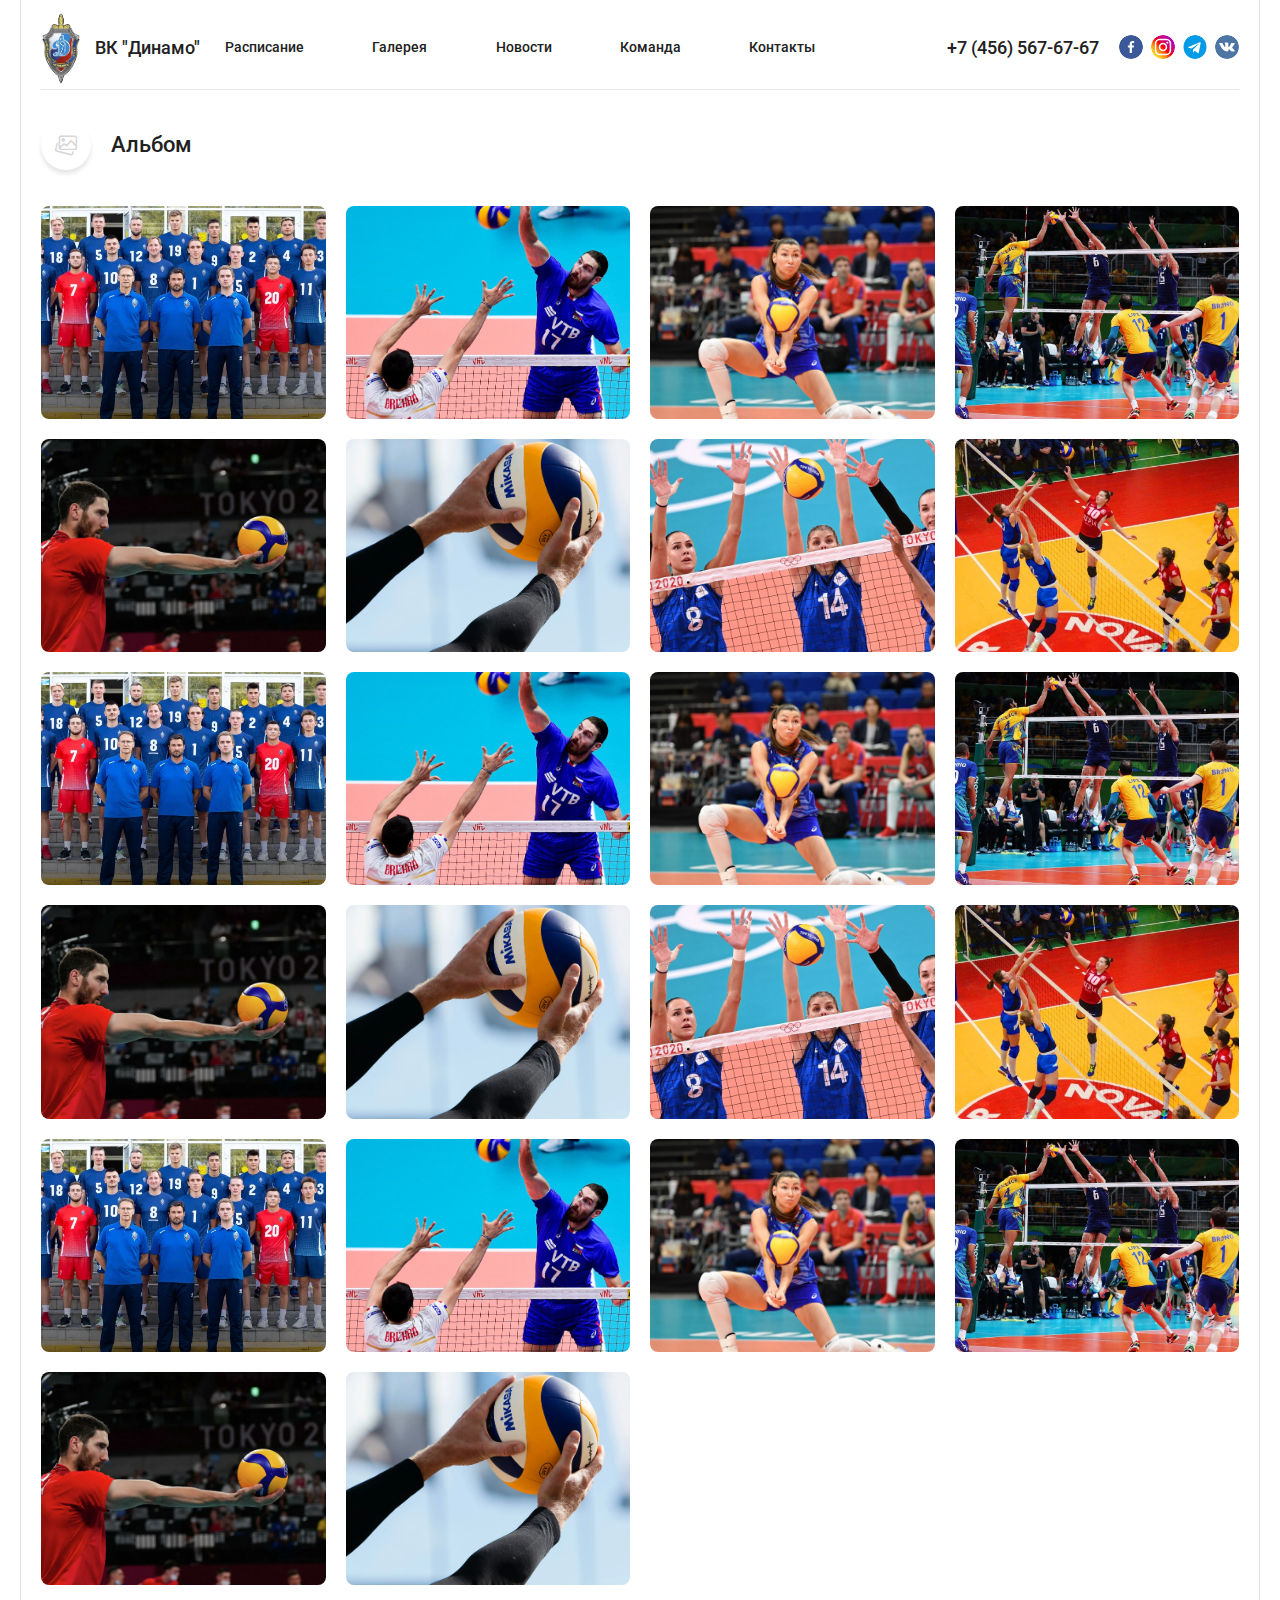
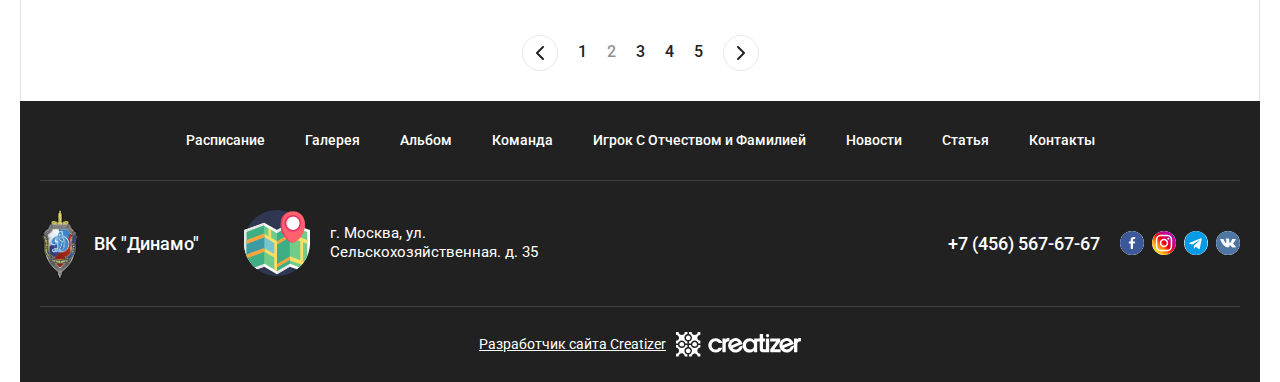
<file: album.html>
<!DOCTYPE html>
<html lang="ru">

<head>
	<meta charset="UTF-8">
	<meta http-equiv="X-UA-Compatible" content="IE=edge">
	<meta name="viewport" content="width=device-width, initial-scale=1.0">
	<meta name="description" content="">
	<meta name="keywords" content="">
	<link rel="apple-touch-icon" sizes="57x57" href="template/images/apple-icon-57x57.png">
	<link rel="apple-touch-icon" sizes="60x60" href="template/images/apple-icon-60x60.png">
	<link rel="apple-touch-icon" sizes="72x72" href="template/images/apple-icon-72x72.png">
	<link rel="apple-touch-icon" sizes="76x76" href="template/images/apple-icon-76x76.png">
	<link rel="apple-touch-icon" sizes="114x114" href="template/images/apple-icon-114x114.png">
	<link rel="apple-touch-icon" sizes="120x120" href="template/images/apple-icon-120x120.png">
	<link rel="apple-touch-icon" sizes="144x144" href="template/images/apple-icon-144x144.png">
	<link rel="apple-touch-icon" sizes="152x152" href="template/images/apple-icon-152x152.png">
	<link rel="apple-touch-icon" sizes="180x180" href="template/images/apple-icon-180x180.png">
	<link rel="icon" type="image/png" sizes="192x192" href="template/images/android-icon-192x192.png">
	<link rel="icon" type="image/png" sizes="32x32" href="template/images/favicon-32x32.png">
	<link rel="icon" type="image/png" sizes="96x96" href="template/images/favicon-96x96.png">
	<link rel="icon" type="image/png" sizes="16x16" href="template/images/favicon-16x16.png">
	<meta name="msapplication-TileColor" content="#ffffff">
	<meta name="msapplication-TileImage" content="template/images/ms-icon-144x144.png">
	<meta name="theme-color" content="#ffffff">
	<link rel="preconnect" href="https://fonts.googleapis.com">
	<link rel="preconnect" href="https://fonts.gstatic.com" crossorigin>
	<link href="https://fonts.googleapis.com/css2?family=Roboto:wght@400;500;700&display=swap" rel="stylesheet">
	<link rel="stylesheet" href="https://unpkg.com/swiper/swiper-bundle.min.css" />
	<link rel="stylesheet" href="https://cdn.jsdelivr.net/npm/@fancyapps/ui/dist/fancybox.css" />
	<link rel="stylesheet" href="template/styles/style.css">
	<title>Альбом - ВК "Динамо"</title>
</head>

<body>
	<div class="wrapper">
		<header class="header">
			<div class="header__container container">
				<div class="header__body"> <a class="header__logo logo" href="index.html">
						<div class="logo__image"> <img src="template/images/logo.png" alt=""></div>
						<div class="logo__descriptor logo__descriptor--header">ВК "Динамо"</div>
					</a>
					<div class="header__mobile-group">
						<nav class="header__menu menu">
							<ul class="menu__list">
								<li class="menu__item"><a class="menu__link" href="schedule.html">Расписание</a></li>
								<li class="menu__item"><a class="menu__link" href="gallery.html">Галерея</a></li>
								<li class="menu__item"><a class="menu__link" href="news.html">Новости</a></li>
								<li class="menu__item"><a class="menu__link" href="team.html">Команда</a></li>
								<li class="menu__item"><a class="menu__link" href="contacts.html">Контакты</a></li>
							</ul>
						</nav>
						<div class="header__contact contact">
							<div class="contact__body"><a class="contact__phone" href="tel:+74565676767">+7 (456) 567-67-67</a>
								<ul class="contact__socials socials socials--header">
									<li class="socials__item"> <a class="socials__link" href="https://www.facebook.com/"
											target="_blank"><img src="template/images/fb.svg" alt=""></a></li>
									<li class="socials__item"> <a class="socials__link" href="https://www.instagram.com/"
											target="_blank"><img src="template/images/in.svg" alt=""></a></li>
									<li class="socials__item"> <a class="socials__link" href="#" target="_blank"><img
												src="template/images/tg.svg" alt=""></a></li>
									<li class="socials__item"> <a class="socials__link" href="https://vk.com/"
											target="_blank"><img src="template/images/vk.svg" alt=""></a></li>
								</ul>
							</div>
						</div>
					</div><a class="header__phone" href="tel:+74565676767">
						<div class="header__phone-image"><img src="template/images/phone.svg" alt=""></div><span>+7 (456)
							567-67-67</span>
					</a>
					<div class="header__burger"></div>
				</div>
			</div>
		</header>
		<main class="main">
			<div class="pic">
				<div class="pic__container container">
					<div class="pic__body">
						<div class="pic__title title">
							<div class="title__icon _icon-photos"></div>
							<div class="title__text">Альбом</div>
						</div>
						<ul class="pic__list">
							<li class="pic__item"> <a class="pic__link" href="template/images/img01.webp"
									data-fancybox="gallery1"><img src="template/images/img01.webp" alt=""></a></li>
							<li class="pic__item"> <a class="pic__link" href="template/images/img02.webp"
									data-fancybox="gallery1"><img src="template/images/img02.webp" alt=""></a></li>
							<li class="pic__item"> <a class="pic__link" href="template/images/img03.webp"
									data-fancybox="gallery1"><img src="template/images/img03.webp" alt=""></a></li>
							<li class="pic__item"> <a class="pic__link" href="template/images/img04.webp"
									data-fancybox="gallery1"><img src="template/images/img04.webp" alt=""></a></li>
							<li class="pic__item"> <a class="pic__link" href="template/images/img05.webp"
									data-fancybox="gallery1"><img src="template/images/img05.webp" alt=""></a></li>
							<li class="pic__item"> <a class="pic__link" href="template/images/img06.webp"
									data-fancybox="gallery1"><img src="template/images/img06.webp" alt=""></a></li>
							<li class="pic__item"> <a class="pic__link" href="template/images/img07.webp"
									data-fancybox="gallery1"><img src="template/images/img07.webp" alt=""></a></li>
							<li class="pic__item"> <a class="pic__link" href="template/images/img08.webp"
									data-fancybox="gallery1"><img src="template/images/img08.webp" alt=""></a></li>
							<li class="pic__item"> <a class="pic__link" href="template/images/img01.webp"
									data-fancybox="gallery1"><img src="template/images/img01.webp" alt=""></a></li>
							<li class="pic__item"> <a class="pic__link" href="template/images/img02.webp"
									data-fancybox="gallery1"><img src="template/images/img02.webp" alt=""></a></li>
							<li class="pic__item"> <a class="pic__link" href="template/images/img03.webp"
									data-fancybox="gallery1"><img src="template/images/img03.webp" alt=""></a></li>
							<li class="pic__item"> <a class="pic__link" href="template/images/img04.webp"
									data-fancybox="gallery1"><img src="template/images/img04.webp" alt=""></a></li>
							<li class="pic__item"> <a class="pic__link" href="template/images/img05.webp"
									data-fancybox="gallery1"><img src="template/images/img05.webp" alt=""></a></li>
							<li class="pic__item"> <a class="pic__link" href="template/images/img06.webp"
									data-fancybox="gallery1"><img src="template/images/img06.webp" alt=""></a></li>
							<li class="pic__item"> <a class="pic__link" href="template/images/img07.webp"
									data-fancybox="gallery1"><img src="template/images/img07.webp" alt=""></a></li>
							<li class="pic__item"> <a class="pic__link" href="template/images/img08.webp"
									data-fancybox="gallery1"><img src="template/images/img08.webp" alt=""></a></li>
							<li class="pic__item"> <a class="pic__link" href="template/images/img01.webp"
									data-fancybox="gallery1"><img src="template/images/img01.webp" alt=""></a></li>
							<li class="pic__item"> <a class="pic__link" href="template/images/img02.webp"
									data-fancybox="gallery1"><img src="template/images/img02.webp" alt=""></a></li>
							<li class="pic__item"> <a class="pic__link" href="template/images/img03.webp"
									data-fancybox="gallery1"><img src="template/images/img03.webp" alt=""></a></li>
							<li class="pic__item"> <a class="pic__link" href="template/images/img04.webp"
									data-fancybox="gallery1"><img src="template/images/img04.webp" alt=""></a></li>
							<li class="pic__item"> <a class="pic__link" href="template/images/img05.webp"
									data-fancybox="gallery1"><img src="template/images/img05.webp" alt=""></a></li>
							<li class="pic__item"> <a class="pic__link" href="template/images/img06.webp"
									data-fancybox="gallery1"><img src="template/images/img06.webp" alt=""></a></li>
						</ul>
						<div class="pic__pagination pagination">
							<div class="pagination__body"><a class="pagination__arrow pagination__arrow--back" href="#"></a>
								<div class="pagination__list"><a class="pagination__page" href="#">1</a><a
										class="pagination__page pagination__page--active" href="#">2</a><a
										class="pagination__page" href="#">3</a><a class="pagination__page" href="#">4</a><a
										class="pagination__page" href="#">5</a></div><a
									class="pagination__arrow pagination__arrow--next" href="#"></a>
							</div>
						</div>
					</div>
				</div>
			</div>
		</main>
		<footer class="footer">
			<div class="footer__container container">
				<div class="footer__body">
					<div class="footer__top">
						<ul class="footer__list">
							<li class="footer__item"><a class="footer__link" href="schedule.html">Расписание</a></li>
							<li class="footer__item"><a class="footer__link" href="gallery.html">Галерея</a></li>
							<li class="footer__item"><a class="footer__link" href="album.html">Альбом</a></li>
							<li class="footer__item"><a class="footer__link" href="team.html">Команда</a></li>
							<li class="footer__item"><a class="footer__link" href="player.html">Игрок С Отчеством и
									Фамилией</a></li>
							<li class="footer__item"><a class="footer__link" href="news.html">Новости</a></li>
							<li class="footer__item"><a class="footer__link" href="article.html">Статья</a></li>
							<li class="footer__item"><a class="footer__link" href="contacts.html">Контакты</a></li>
						</ul>
					</div>
					<div class="footer__bottom"> <a class="footer__logo logo" href="index.html">
							<div class="logo__image"> <img src="template/images/logo.png" alt=""></div>
							<div class="logo__descriptor logo__descriptor--footer">ВК "Динамо"</div>
						</a>
						<div class="footer__address"><a class="footer__map" href="contacts.html"><img
									src="template/images/map.svg" alt=""></a><a class="footer__address-link"
								href="contacts.html">г. Москва, ул. Сельскохозяйственная. д. 35</a></div>
						<div class="footer__contact contact">
							<div class="contact__body"><a class="contact__phone" href="tel:+74565676767">+7 (456) 567-67-67</a>
								<ul class="contact__socials socials">
									<li class="socials__item"> <a class="socials__link" href="https://www.facebook.com/"
											target="_blank" title="Facebook"><img src="template/images/fb.svg" alt=""></a></li>
									<li class="socials__item"> <a class="socials__link" href="https://www.instagram.com/"
											target="_blank" title="Instagram"><img src="template/images/in.svg" alt=""></a></li>
									<li class="socials__item"> <a class="socials__link" href="#" target="_blank"
											title="Telegram"><img src="template/images/tg.svg" alt=""></a></li>
									<li class="socials__item"> <a class="socials__link" href="https://vk.com/" target="_blank"
											title="Vk"><img src="template/images/vk.svg" alt=""></a></li>
								</ul>
							</div>
						</div>
					</div>
					<div class="footer__dev dev"><a class="dev__link" href="https://creatizer.pro/ru/" target="_blank">
							<div class="dev__text">Разработчик сайта Creatizer </div>
							<div class="dev__image"><img src="template/images/creatizer.svg" alt=""></div>
						</a></div>
				</div>
			</div>
		</footer>
	</div>
	<script src="https://cdn.jsdelivr.net/npm/@fancyapps/ui/dist/fancybox.umd.js"></script>
	<script src="https://unpkg.com/swiper/swiper-bundle.min.js"></script>
	<script src="template/scripts/index.js"> </script>
</body>

</html>
</file>
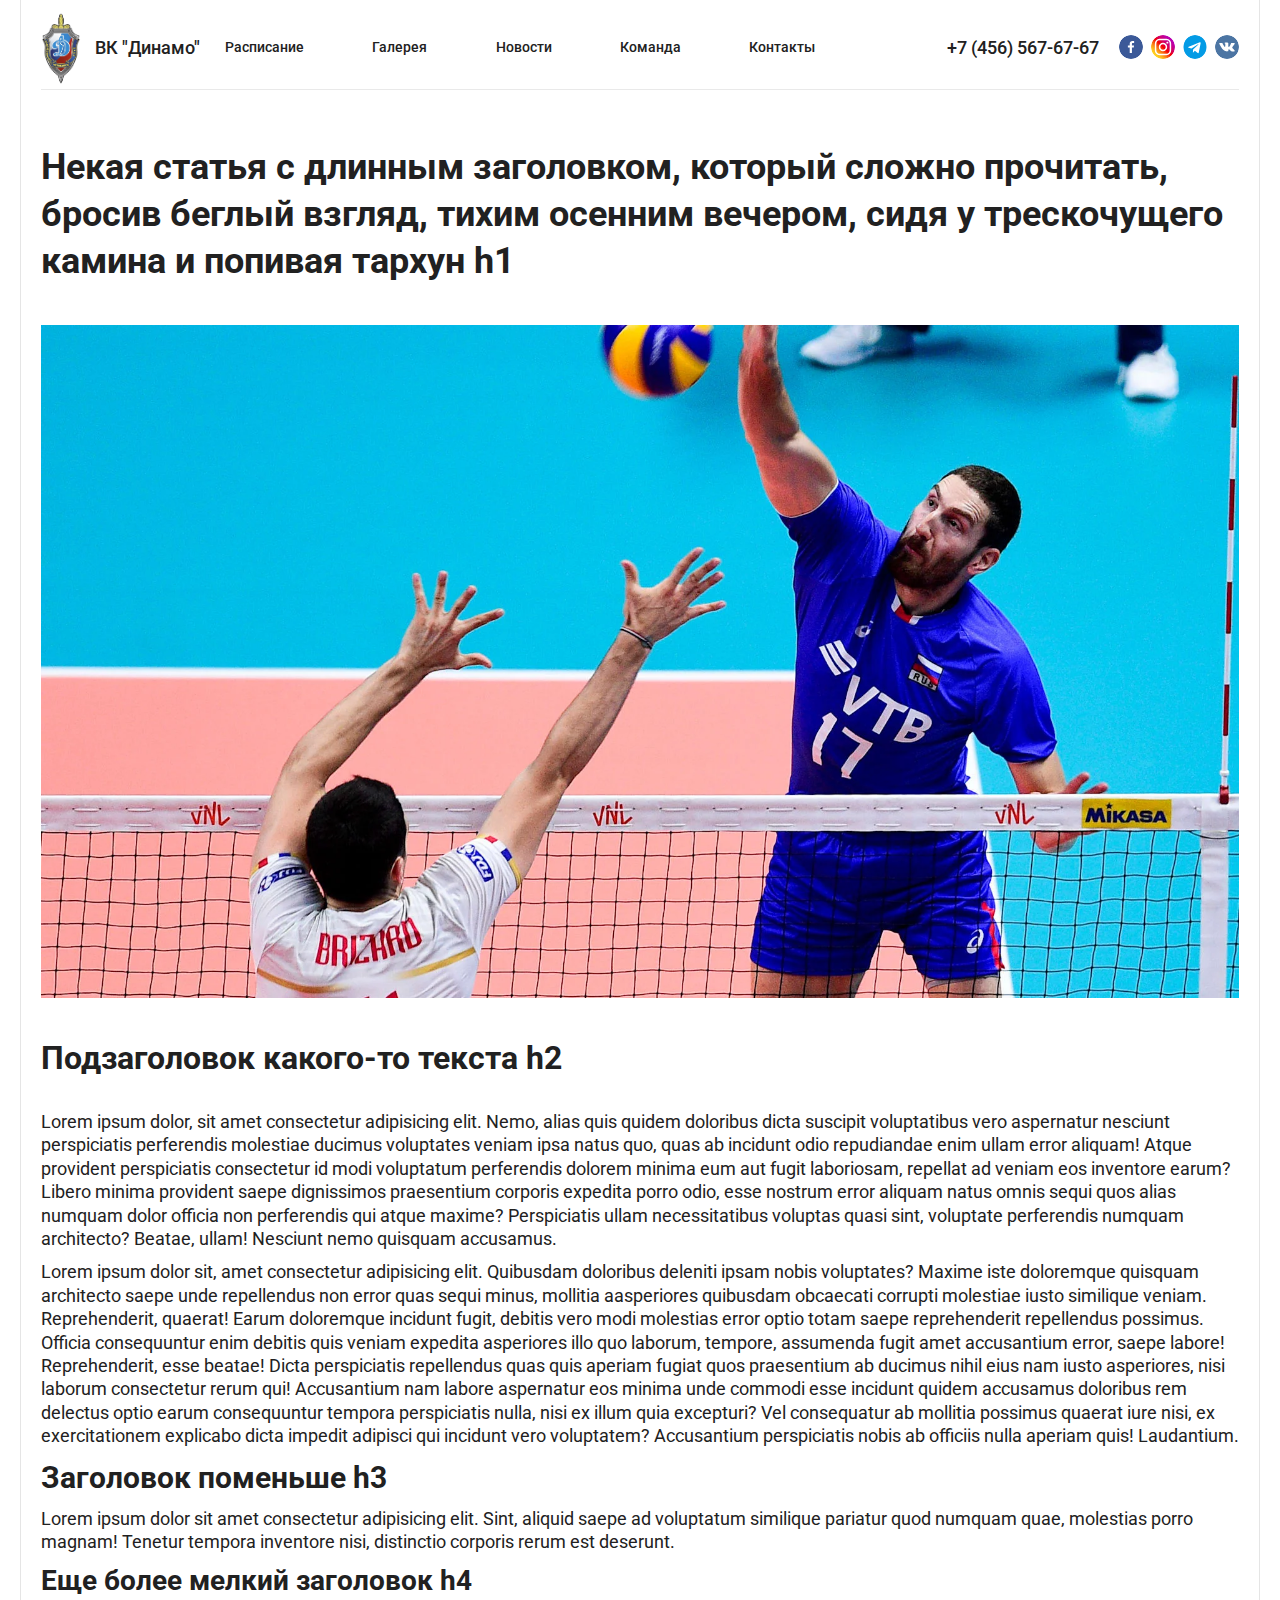
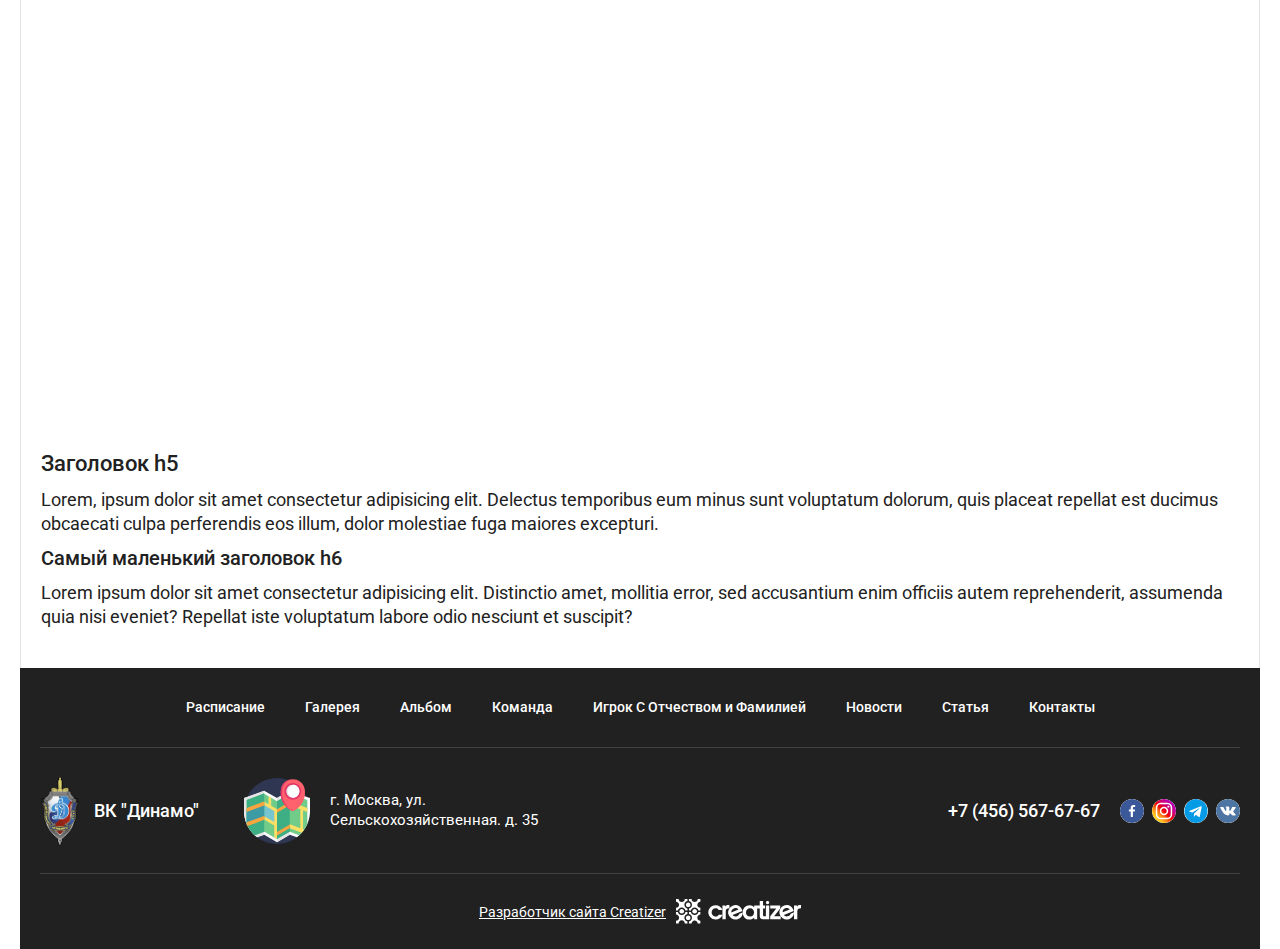
<file: article.html>
<!DOCTYPE html>
<html lang="ru">

<head>
	<meta charset="UTF-8">
	<meta http-equiv="X-UA-Compatible" content="IE=edge">
	<meta name="viewport" content="width=device-width, initial-scale=1.0">
	<meta name="description" content="">
	<meta name="keywords" content="">
	<link rel="apple-touch-icon" sizes="57x57" href="template/images/apple-icon-57x57.png">
	<link rel="apple-touch-icon" sizes="60x60" href="template/images/apple-icon-60x60.png">
	<link rel="apple-touch-icon" sizes="72x72" href="template/images/apple-icon-72x72.png">
	<link rel="apple-touch-icon" sizes="76x76" href="template/images/apple-icon-76x76.png">
	<link rel="apple-touch-icon" sizes="114x114" href="template/images/apple-icon-114x114.png">
	<link rel="apple-touch-icon" sizes="120x120" href="template/images/apple-icon-120x120.png">
	<link rel="apple-touch-icon" sizes="144x144" href="template/images/apple-icon-144x144.png">
	<link rel="apple-touch-icon" sizes="152x152" href="template/images/apple-icon-152x152.png">
	<link rel="apple-touch-icon" sizes="180x180" href="template/images/apple-icon-180x180.png">
	<link rel="icon" type="image/png" sizes="192x192" href="template/images/android-icon-192x192.png">
	<link rel="icon" type="image/png" sizes="32x32" href="template/images/favicon-32x32.png">
	<link rel="icon" type="image/png" sizes="96x96" href="template/images/favicon-96x96.png">
	<link rel="icon" type="image/png" sizes="16x16" href="template/images/favicon-16x16.png">
	<meta name="msapplication-TileColor" content="#ffffff">
	<meta name="msapplication-TileImage" content="template/images/ms-icon-144x144.png">
	<meta name="theme-color" content="#ffffff">
	<link rel="preconnect" href="https://fonts.googleapis.com">
	<link rel="preconnect" href="https://fonts.gstatic.com" crossorigin>
	<link href="https://fonts.googleapis.com/css2?family=Roboto:wght@400;500;700&display=swap" rel="stylesheet">
	<link rel="stylesheet" href="https://unpkg.com/swiper/swiper-bundle.min.css" />
	<link rel="stylesheet" href="https://cdn.jsdelivr.net/npm/@fancyapps/ui/dist/fancybox.css" />
	<link rel="stylesheet" href="template/styles/style.css">
	<title>Статья - ВК "Динамо"</title>
</head>

<body>
	<div class="wrapper">
		<header class="header">
			<div class="header__container container">
				<div class="header__body"> <a class="header__logo logo" href="index.html">
						<div class="logo__image"> <img src="template/images/logo.png" alt=""></div>
						<div class="logo__descriptor logo__descriptor--header">ВК "Динамо"</div>
					</a>
					<div class="header__mobile-group">
						<nav class="header__menu menu">
							<ul class="menu__list">
								<li class="menu__item"><a class="menu__link" href="schedule.html">Расписание</a></li>
								<li class="menu__item"><a class="menu__link" href="gallery.html">Галерея</a></li>
								<li class="menu__item"><a class="menu__link" href="news.html">Новости</a></li>
								<li class="menu__item"><a class="menu__link" href="team.html">Команда</a></li>
								<li class="menu__item"><a class="menu__link" href="contacts.html">Контакты</a></li>
							</ul>
						</nav>
						<div class="header__contact contact">
							<div class="contact__body"><a class="contact__phone" href="tel:+74565676767">+7 (456) 567-67-67</a>
								<ul class="contact__socials socials socials--header">
									<li class="socials__item"> <a class="socials__link" href="https://www.facebook.com/"
											target="_blank"><img src="template/images/fb.svg" alt=""></a></li>
									<li class="socials__item"> <a class="socials__link" href="https://www.instagram.com/"
											target="_blank"><img src="template/images/in.svg" alt=""></a></li>
									<li class="socials__item"> <a class="socials__link" href="#" target="_blank"><img
												src="template/images/tg.svg" alt=""></a></li>
									<li class="socials__item"> <a class="socials__link" href="https://vk.com/"
											target="_blank"><img src="template/images/vk.svg" alt=""></a></li>
								</ul>
							</div>
						</div>
					</div><a class="header__phone" href="tel:+74565676767">
						<div class="header__phone-image"><img src="template/images/phone.svg" alt=""></div><span>+7 (456)
							567-67-67</span>
					</a>
					<div class="header__burger"></div>
				</div>
			</div>
		</header>
		<main class="main">
			<div class="article">
				<div class="article__container container">
					<div class="article__body">
						<h1>Некая статья с длинным заголовком, который сложно прочитать, бросив беглый взгляд, тихим осенним
							вечером, сидя у трескочущего камина и попивая тархун h1</h1><img src="template/images/img02.webp"
							alt="">
						<h2>Подзаголовок какого-то текста h2</h2>
						<p>Lorem ipsum dolor, sit amet consectetur adipisicing elit. Nemo, alias quis quidem doloribus dicta
							suscipit voluptatibus vero aspernatur nesciunt perspiciatis perferendis molestiae ducimus
							voluptates veniam ipsa natus quo, quas ab incidunt odio repudiandae enim ullam error aliquam! Atque
							provident perspiciatis consectetur id modi voluptatum perferendis dolorem minima eum aut fugit
							laboriosam, repellat ad veniam eos inventore earum? Libero minima provident saepe dignissimos
							praesentium corporis expedita porro odio, esse nostrum error aliquam natus omnis sequi quos alias
							numquam dolor officia non perferendis qui atque maxime? Perspiciatis ullam necessitatibus voluptas
							quasi sint, voluptate perferendis numquam architecto? Beatae, ullam! Nesciunt nemo quisquam
							accusamus.</p>
						<p>Lorem ipsum dolor sit, amet consectetur adipisicing elit. Quibusdam doloribus deleniti ipsam nobis
							voluptates? Maxime iste doloremque quisquam architecto saepe unde repellendus non error quas sequi
							minus, mollitia aasperiores quibusdam obcaecati corrupti molestiae iusto similique veniam.
							Reprehenderit, quaerat! Earum doloremque incidunt fugit, debitis vero modi molestias error optio
							totam saepe reprehenderit repellendus possimus. Officia consequuntur enim debitis quis veniam
							expedita asperiores illo quo laborum, tempore, assumenda fugit amet accusantium error, saepe
							labore! Reprehenderit, esse beatae! Dicta perspiciatis repellendus quas quis aperiam fugiat quos
							praesentium ab ducimus nihil eius nam iusto asperiores, nisi laborum consectetur rerum qui!
							Accusantium nam labore aspernatur eos minima unde commodi esse incidunt quidem accusamus doloribus
							rem delectus optio earum consequuntur tempora perspiciatis nulla, nisi ex illum quia excepturi? Vel
							consequatur ab mollitia possimus quaerat iure nisi, ex exercitationem explicabo dicta impedit
							adipisci qui incidunt vero voluptatem? Accusantium perspiciatis nobis ab officiis nulla aperiam
							quis! Laudantium.</p>
						<h3>Заголовок поменьше h3</h3>
						<p>Lorem ipsum dolor sit amet consectetur adipisicing elit. Sint, aliquid saepe ad voluptatum
							similique pariatur quod numquam quae, molestias porro magnam! Tenetur tempora inventore nisi,
							distinctio corporis rerum est deserunt.</p>
						<h4>Еще более мелкий заголовок h4</h4><iframe
							src="https://www.google.com/maps/embed?pb=!1m18!1m12!1m3!1d2648.2252921891613!2d35.00670311584176!3d48.413818939859155!2m3!1f0!2f0!3f0!3m2!1i1024!2i768!4f13.1!3m3!1m2!1s0x40dbe4adbecada25%3A0x7492636b441d1203!2z0YPQuy4g0J_QvtCx0LXQtNGLLCAyMDAtMjEwLCDQlNC90LjQv9GA0L4sINCU0L3QtdC_0YDQvtC_0LXRgtGA0L7QstGB0LrQsNGPINC-0LHQu9Cw0YHRgtGMLCDQo9C60YDQsNC40L3QsCwgNDkwMDA!5e0!3m2!1sru!2sru!4v1629735667788!5m2!1sru!2sru"
							style="border:0;" allowfullscreen="" loading="lazy"></iframe>
						<h5>Заголовок h5</h5>
						<p>Lorem, ipsum dolor sit amet consectetur adipisicing elit. Delectus temporibus eum minus sunt
							voluptatum dolorum, quis placeat repellat est ducimus obcaecati culpa perferendis eos illum, dolor
							molestiae fuga maiores excepturi.</p>
						<h6>Самый маленький заголовок h6</h6>
						<p>Lorem ipsum dolor sit amet consectetur adipisicing elit. Distinctio amet, mollitia error, sed
							accusantium enim officiis autem reprehenderit, assumenda quia nisi eveniet? Repellat iste
							voluptatum labore odio nesciunt et suscipit?</p>
					</div>
				</div>
			</div>
		</main>
		<footer class="footer">
			<div class="footer__container container">
				<div class="footer__body">
					<div class="footer__top">
						<ul class="footer__list">
							<li class="footer__item"><a class="footer__link" href="schedule.html">Расписание</a></li>
							<li class="footer__item"><a class="footer__link" href="gallery.html">Галерея</a></li>
							<li class="footer__item"><a class="footer__link" href="album.html">Альбом</a></li>
							<li class="footer__item"><a class="footer__link" href="team.html">Команда</a></li>
							<li class="footer__item"><a class="footer__link" href="player.html">Игрок С Отчеством и
									Фамилией</a></li>
							<li class="footer__item"><a class="footer__link" href="news.html">Новости</a></li>
							<li class="footer__item"><a class="footer__link" href="article.html">Статья</a></li>
							<li class="footer__item"><a class="footer__link" href="contacts.html">Контакты</a></li>
						</ul>
					</div>
					<div class="footer__bottom"> <a class="footer__logo logo" href="index.html">
							<div class="logo__image"> <img src="template/images/logo.png" alt=""></div>
							<div class="logo__descriptor logo__descriptor--footer">ВК "Динамо"</div>
						</a>
						<div class="footer__address"><a class="footer__map" href="contacts.html"><img
									src="template/images/map.svg" alt=""></a><a class="footer__address-link"
								href="contacts.html">г. Москва, ул. Сельскохозяйственная. д. 35</a></div>
						<div class="footer__contact contact">
							<div class="contact__body"><a class="contact__phone" href="tel:+74565676767">+7 (456) 567-67-67</a>
								<ul class="contact__socials socials">
									<li class="socials__item"> <a class="socials__link" href="https://www.facebook.com/"
											target="_blank" title="Facebook"><img src="template/images/fb.svg" alt=""></a></li>
									<li class="socials__item"> <a class="socials__link" href="https://www.instagram.com/"
											target="_blank" title="Instagram"><img src="template/images/in.svg" alt=""></a></li>
									<li class="socials__item"> <a class="socials__link" href="#" target="_blank"
											title="Telegram"><img src="template/images/tg.svg" alt=""></a></li>
									<li class="socials__item"> <a class="socials__link" href="https://vk.com/" target="_blank"
											title="Vk"><img src="template/images/vk.svg" alt=""></a></li>
								</ul>
							</div>
						</div>
					</div>
					<div class="footer__dev dev"><a class="dev__link" href="https://creatizer.pro/ru/" target="_blank">
							<div class="dev__text">Разработчик сайта Creatizer </div>
							<div class="dev__image"><img src="template/images/creatizer.svg" alt=""></div>
						</a></div>
				</div>
			</div>
		</footer>
	</div>
	<script src="https://cdn.jsdelivr.net/npm/@fancyapps/ui/dist/fancybox.umd.js"></script>
	<script src="https://unpkg.com/swiper/swiper-bundle.min.js"></script>
	<script src="template/scripts/index.js"> </script>
</body>

</html>
</file>
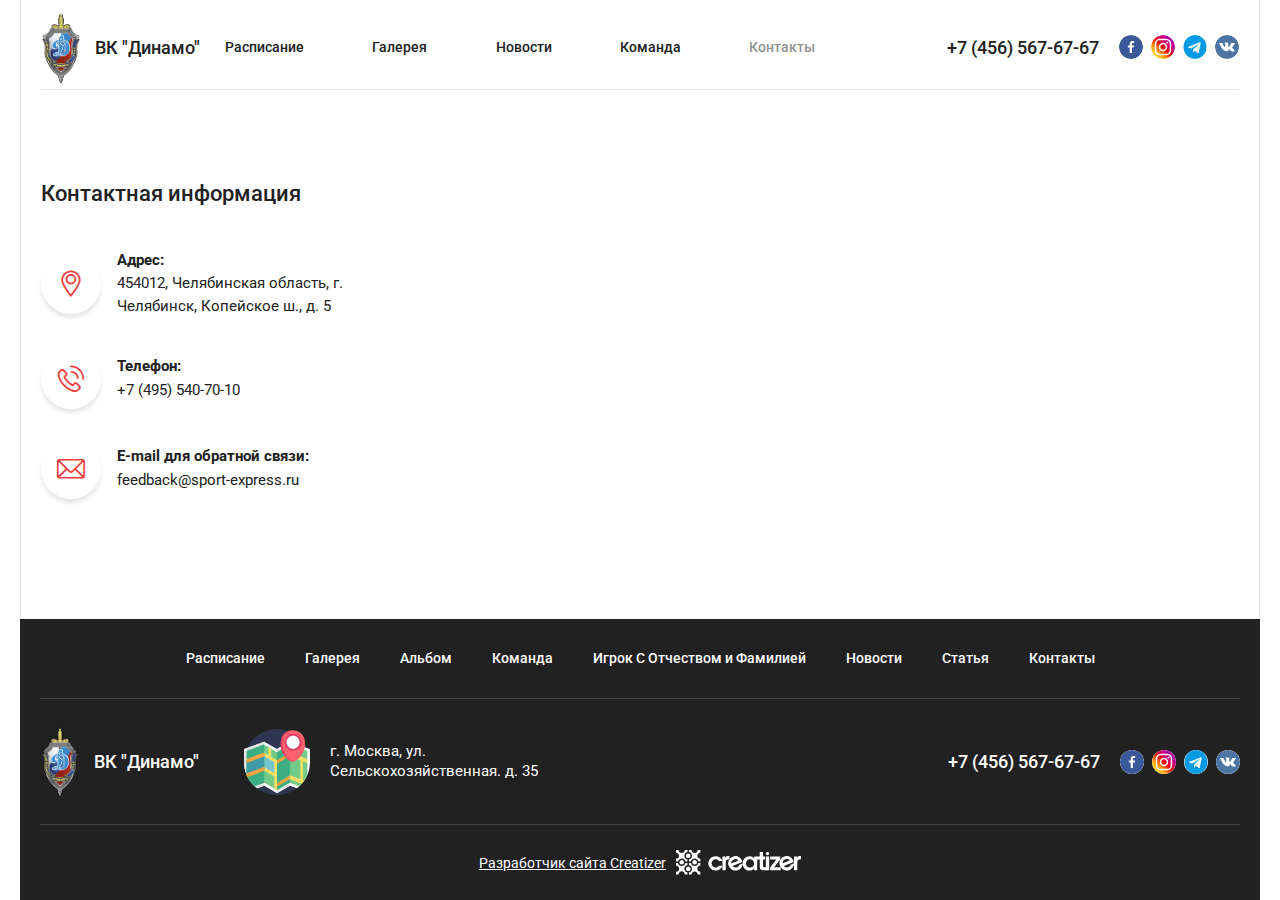
<file: contacts.html>
<!DOCTYPE html>
<html lang="ru">

<head>
	<meta charset="UTF-8">
	<meta http-equiv="X-UA-Compatible" content="IE=edge">
	<meta name="viewport" content="width=device-width, initial-scale=1.0">
	<meta name="description" content="">
	<meta name="keywords" content="">
	<link rel="apple-touch-icon" sizes="57x57" href="template/images/apple-icon-57x57.png">
	<link rel="apple-touch-icon" sizes="60x60" href="template/images/apple-icon-60x60.png">
	<link rel="apple-touch-icon" sizes="72x72" href="template/images/apple-icon-72x72.png">
	<link rel="apple-touch-icon" sizes="76x76" href="template/images/apple-icon-76x76.png">
	<link rel="apple-touch-icon" sizes="114x114" href="template/images/apple-icon-114x114.png">
	<link rel="apple-touch-icon" sizes="120x120" href="template/images/apple-icon-120x120.png">
	<link rel="apple-touch-icon" sizes="144x144" href="template/images/apple-icon-144x144.png">
	<link rel="apple-touch-icon" sizes="152x152" href="template/images/apple-icon-152x152.png">
	<link rel="apple-touch-icon" sizes="180x180" href="template/images/apple-icon-180x180.png">
	<link rel="icon" type="image/png" sizes="192x192" href="template/images/android-icon-192x192.png">
	<link rel="icon" type="image/png" sizes="32x32" href="template/images/favicon-32x32.png">
	<link rel="icon" type="image/png" sizes="96x96" href="template/images/favicon-96x96.png">
	<link rel="icon" type="image/png" sizes="16x16" href="template/images/favicon-16x16.png">
	<meta name="msapplication-TileColor" content="#ffffff">
	<meta name="msapplication-TileImage" content="template/images/ms-icon-144x144.png">
	<meta name="theme-color" content="#ffffff">
	<link rel="preconnect" href="https://fonts.googleapis.com">
	<link rel="preconnect" href="https://fonts.gstatic.com" crossorigin>
	<link href="https://fonts.googleapis.com/css2?family=Roboto:wght@400;500;700&display=swap" rel="stylesheet">
	<link rel="stylesheet" href="https://unpkg.com/swiper/swiper-bundle.min.css" />
	<link rel="stylesheet" href="https://cdn.jsdelivr.net/npm/@fancyapps/ui/dist/fancybox.css" />
	<link rel="stylesheet" href="template/styles/style.css">
	<title>Контакты - ВК "Динамо"</title>
</head>

<body>
	<div class="wrapper">
		<header class="header">
			<div class="header__container container">
				<div class="header__body"> <a class="header__logo logo" href="index.html">
						<div class="logo__image"> <img src="template/images/logo.png" alt=""></div>
						<div class="logo__descriptor logo__descriptor--header">ВК "Динамо"</div>
					</a>
					<div class="header__mobile-group">
						<nav class="header__menu menu">
							<ul class="menu__list">
								<li class="menu__item"><a class="menu__link" href="schedule.html">Расписание</a></li>
								<li class="menu__item"><a class="menu__link" href="gallery.html">Галерея</a></li>
								<li class="menu__item"><a class="menu__link" href="news.html">Новости</a></li>
								<li class="menu__item"><a class="menu__link" href="team.html">Команда</a></li>
								<li class="menu__item"><a class="menu__link menu__link--active"
										href="contacts.html">Контакты</a></li>
							</ul>
						</nav>
						<div class="header__contact contact">
							<div class="contact__body"><a class="contact__phone" href="tel:+74565676767">+7 (456) 567-67-67</a>
								<ul class="contact__socials socials socials--header">
									<li class="socials__item"> <a class="socials__link" href="https://www.facebook.com/"
											target="_blank"><img src="template/images/fb.svg" alt=""></a></li>
									<li class="socials__item"> <a class="socials__link" href="https://www.instagram.com/"
											target="_blank"><img src="template/images/in.svg" alt=""></a></li>
									<li class="socials__item"> <a class="socials__link" href="#" target="_blank"><img
												src="template/images/tg.svg" alt=""></a></li>
									<li class="socials__item"> <a class="socials__link" href="https://vk.com/"
											target="_blank"><img src="template/images/vk.svg" alt=""></a></li>
								</ul>
							</div>
						</div>
					</div><a class="header__phone" href="tel:+74565676767">
						<div class="header__phone-image"><img src="template/images/phone.svg" alt=""></div><span>+7 (456)
							567-67-67</span>
					</a>
					<div class="header__burger"></div>
				</div>
			</div>
		</header>
		<main class="main">
			<div class="contacts">
				<div class="contacts__container container">
					<div class="contacts__body">
						<div class="contacts__info">
							<div class="contacts__subtitle subtitle">Контактная информация</div>
							<div class="contacts__block block">
								<div class="block__icon _icon-pin"> </div>
								<div class="block__info">
									<div class="block__caption">Адрес:</div>
									<div class="block__text">454012, Челябинская область, г. Челябинск, Копейское ш., д. 5</div>
								</div>
							</div>
							<div class="contacts__block block">
								<div class="block__icon _icon-phone"> </div>
								<div class="block__info">
									<div class="block__caption">Телефон:</div>
									<div class="block__text"><a href="tel:+74955407010">+7 (495) 540-70-10</a></div>
								</div>
							</div>
							<div class="contacts__block block">
								<div class="block__icon _icon-email"> </div>
								<div class="block__info">
									<div class="block__caption">E-mail для обратной связи:</div>
									<div class="block__text"> <a
											href="mailto:feedback@sport-express.ru">feedback@sport-express.ru</a></div>
								</div>
							</div>
						</div>
						<div class="contacts__map"><iframe
								src="https://www.google.com/maps/embed?pb=!1m18!1m12!1m3!1d2281.53619336921!2d61.504912316027884!3d55.12139204797797!2m3!1f0!2f0!3f0!3m2!1i1024!2i768!4f13.1!3m3!1m2!1s0x43c5f31d6aa3e7cf%3A0xd672d6f0582d109a!2z0JrQvtC_0LXQudGB0LrQvtC1INGILiwgNSwg0KfQtdC70Y_QsdC40L3RgdC6LCDQp9C10LvRj9Cx0LjQvdGB0LrQsNGPINC-0LHQuy4sIDQ1NDAxMg!5e0!3m2!1sru!2sru!4v1630243065959!5m2!1sru!2sru"
								style="border:0;" allowfullscreen="" loading="lazy"></iframe></div>
					</div>
				</div>
			</div>
		</main>
		<footer class="footer">
			<div class="footer__container container">
				<div class="footer__body">
					<div class="footer__top">
						<ul class="footer__list">
							<li class="footer__item"><a class="footer__link" href="schedule.html">Расписание</a></li>
							<li class="footer__item"><a class="footer__link" href="gallery.html">Галерея</a></li>
							<li class="footer__item"><a class="footer__link" href="album.html">Альбом</a></li>
							<li class="footer__item"><a class="footer__link" href="team.html">Команда</a></li>
							<li class="footer__item"><a class="footer__link" href="player.html">Игрок С Отчеством и
									Фамилией</a></li>
							<li class="footer__item"><a class="footer__link" href="news.html">Новости</a></li>
							<li class="footer__item"><a class="footer__link" href="article.html">Статья</a></li>
							<li class="footer__item"><a class="footer__link" href="contacts.html">Контакты</a></li>
						</ul>
					</div>
					<div class="footer__bottom"> <a class="footer__logo logo" href="index.html">
							<div class="logo__image"> <img src="template/images/logo.png" alt=""></div>
							<div class="logo__descriptor logo__descriptor--footer">ВК "Динамо"</div>
						</a>
						<div class="footer__address"><a class="footer__map" href="contacts.html"><img
									src="template/images/map.svg" alt=""></a><a class="footer__address-link"
								href="contacts.html">г. Москва, ул. Сельскохозяйственная. д. 35</a></div>
						<div class="footer__contact contact">
							<div class="contact__body"><a class="contact__phone" href="tel:+74565676767">+7 (456) 567-67-67</a>
								<ul class="contact__socials socials">
									<li class="socials__item"> <a class="socials__link" href="https://www.facebook.com/"
											target="_blank" title="Facebook"><img src="template/images/fb.svg" alt=""></a></li>
									<li class="socials__item"> <a class="socials__link" href="https://www.instagram.com/"
											target="_blank" title="Instagram"><img src="template/images/in.svg" alt=""></a></li>
									<li class="socials__item"> <a class="socials__link" href="#" target="_blank"
											title="Telegram"><img src="template/images/tg.svg" alt=""></a></li>
									<li class="socials__item"> <a class="socials__link" href="https://vk.com/" target="_blank"
											title="Vk"><img src="template/images/vk.svg" alt=""></a></li>
								</ul>
							</div>
						</div>
					</div>
					<div class="footer__dev dev"><a class="dev__link" href="https://creatizer.pro/ru/" target="_blank">
							<div class="dev__text">Разработчик сайта Creatizer </div>
							<div class="dev__image"><img src="template/images/creatizer.svg" alt=""></div>
						</a></div>
				</div>
			</div>
		</footer>
	</div>
	<script src="https://cdn.jsdelivr.net/npm/@fancyapps/ui/dist/fancybox.umd.js"></script>
	<script src="https://unpkg.com/swiper/swiper-bundle.min.js"></script>
	<script src="template/scripts/index.js"> </script>
</body>

</html>
</file>
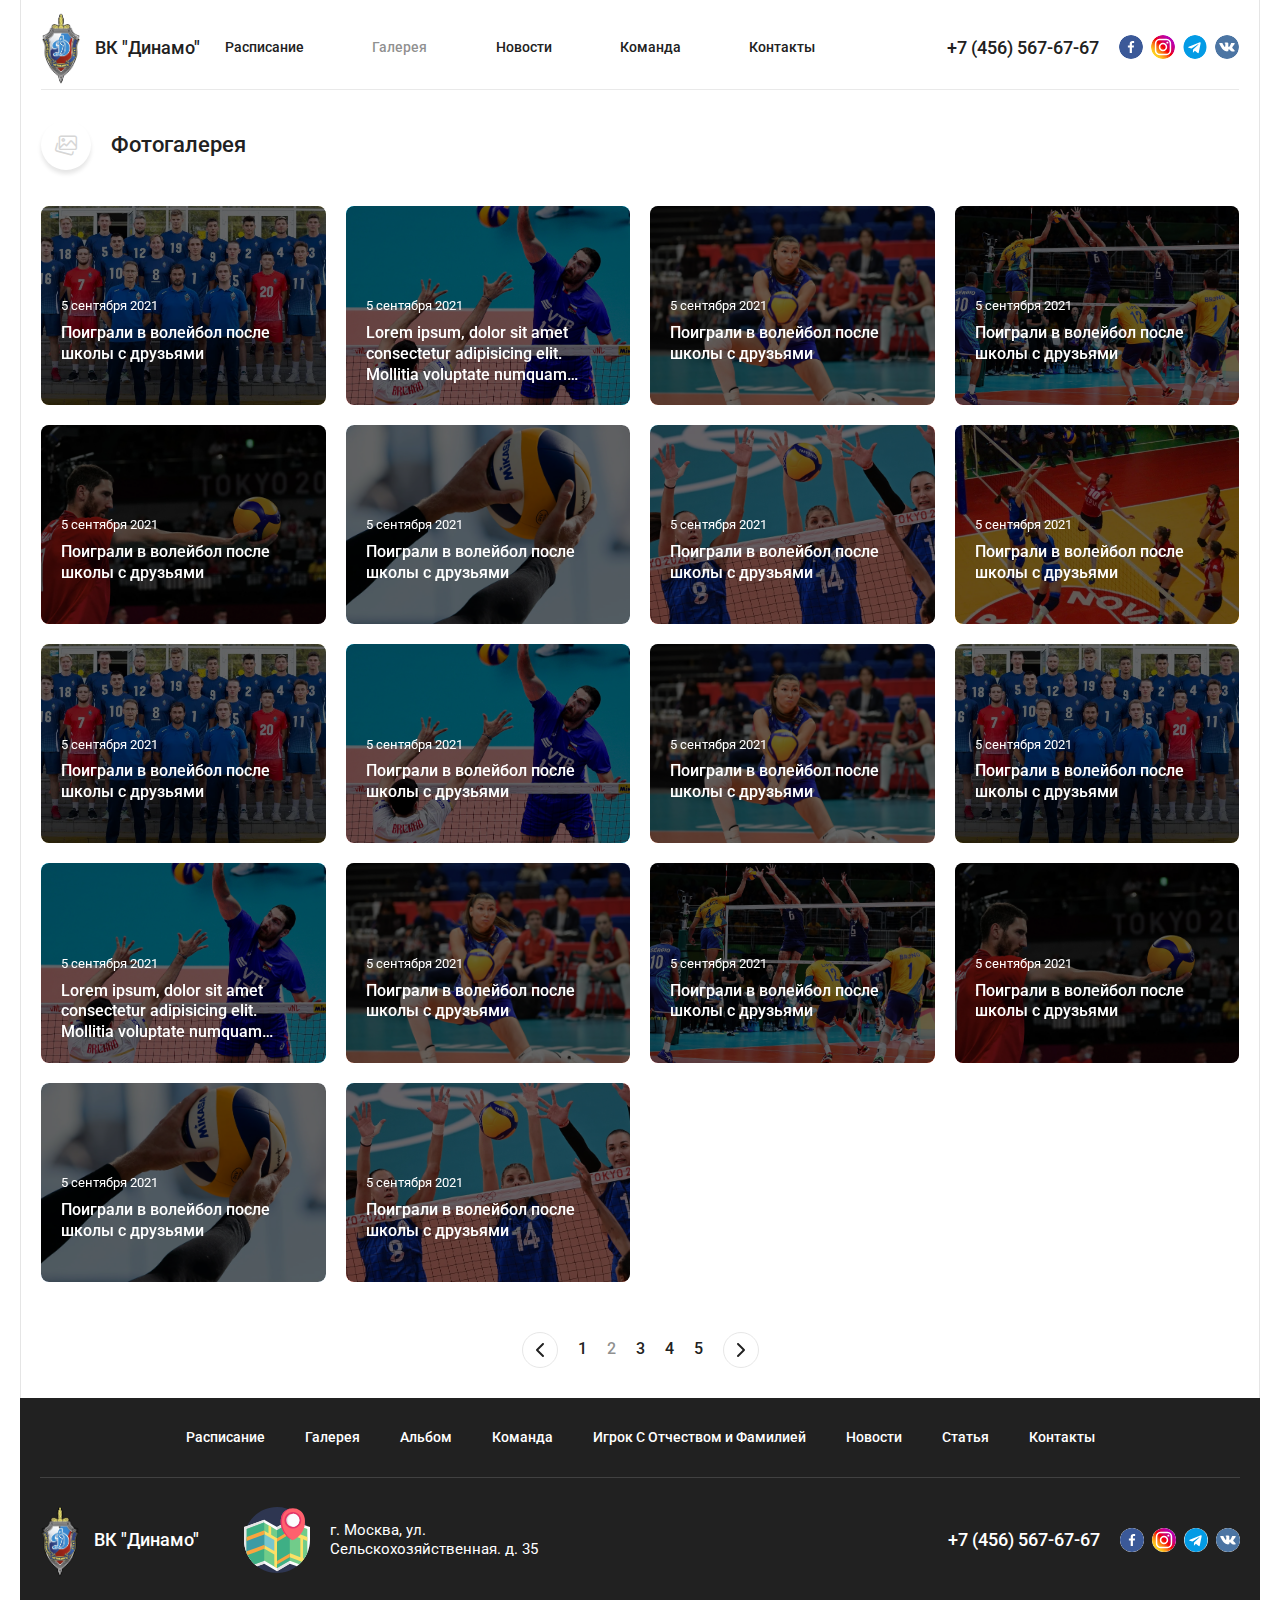
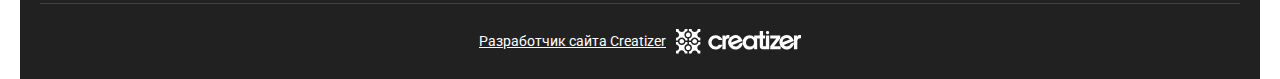
<file: gallery.html>
<!DOCTYPE html>
<html lang="ru">

<head>
	<meta charset="UTF-8">
	<meta http-equiv="X-UA-Compatible" content="IE=edge">
	<meta name="viewport" content="width=device-width, initial-scale=1.0">
	<meta name="description" content="">
	<meta name="keywords" content="">
	<link rel="apple-touch-icon" sizes="57x57" href="template/images/apple-icon-57x57.png">
	<link rel="apple-touch-icon" sizes="60x60" href="template/images/apple-icon-60x60.png">
	<link rel="apple-touch-icon" sizes="72x72" href="template/images/apple-icon-72x72.png">
	<link rel="apple-touch-icon" sizes="76x76" href="template/images/apple-icon-76x76.png">
	<link rel="apple-touch-icon" sizes="114x114" href="template/images/apple-icon-114x114.png">
	<link rel="apple-touch-icon" sizes="120x120" href="template/images/apple-icon-120x120.png">
	<link rel="apple-touch-icon" sizes="144x144" href="template/images/apple-icon-144x144.png">
	<link rel="apple-touch-icon" sizes="152x152" href="template/images/apple-icon-152x152.png">
	<link rel="apple-touch-icon" sizes="180x180" href="template/images/apple-icon-180x180.png">
	<link rel="icon" type="image/png" sizes="192x192" href="template/images/android-icon-192x192.png">
	<link rel="icon" type="image/png" sizes="32x32" href="template/images/favicon-32x32.png">
	<link rel="icon" type="image/png" sizes="96x96" href="template/images/favicon-96x96.png">
	<link rel="icon" type="image/png" sizes="16x16" href="template/images/favicon-16x16.png">
	<meta name="msapplication-TileColor" content="#ffffff">
	<meta name="msapplication-TileImage" content="template/images/ms-icon-144x144.png">
	<meta name="theme-color" content="#ffffff">
	<link rel="preconnect" href="https://fonts.googleapis.com">
	<link rel="preconnect" href="https://fonts.gstatic.com" crossorigin>
	<link href="https://fonts.googleapis.com/css2?family=Roboto:wght@400;500;700&display=swap" rel="stylesheet">
	<link rel="stylesheet" href="https://unpkg.com/swiper/swiper-bundle.min.css" />
	<link rel="stylesheet" href="https://cdn.jsdelivr.net/npm/@fancyapps/ui/dist/fancybox.css" />
	<link rel="stylesheet" href="template/styles/style.css">
	<title>Галерея - ВК "Динамо"</title>
</head>

<body>
	<div class="wrapper">
		<header class="header">
			<div class="header__container container">
				<div class="header__body"> <a class="header__logo logo" href="index.html">
						<div class="logo__image"> <img src="template/images/logo.png" alt=""></div>
						<div class="logo__descriptor logo__descriptor--header">ВК "Динамо"</div>
					</a>
					<div class="header__mobile-group">
						<nav class="header__menu menu">
							<ul class="menu__list">
								<li class="menu__item"><a class="menu__link" href="schedule.html">Расписание</a></li>
								<li class="menu__item"><a class="menu__link menu__link--active" href="gallery.html">Галерея</a>
								</li>
								<li class="menu__item"><a class="menu__link" href="news.html">Новости</a></li>
								<li class="menu__item"><a class="menu__link" href="team.html">Команда</a></li>
								<li class="menu__item"><a class="menu__link" href="contacts.html">Контакты</a></li>
							</ul>
						</nav>
						<div class="header__contact contact">
							<div class="contact__body"><a class="contact__phone" href="tel:+74565676767">+7 (456) 567-67-67</a>
								<ul class="contact__socials socials socials--header">
									<li class="socials__item"> <a class="socials__link" href="https://www.facebook.com/"
											target="_blank"><img src="template/images/fb.svg" alt=""></a></li>
									<li class="socials__item"> <a class="socials__link" href="https://www.instagram.com/"
											target="_blank"><img src="template/images/in.svg" alt=""></a></li>
									<li class="socials__item"> <a class="socials__link" href="#" target="_blank"><img
												src="template/images/tg.svg" alt=""></a></li>
									<li class="socials__item"> <a class="socials__link" href="https://vk.com/"
											target="_blank"><img src="template/images/vk.svg" alt=""></a></li>
								</ul>
							</div>
						</div>
					</div><a class="header__phone" href="tel:+74565676767">
						<div class="header__phone-image"><img src="template/images/phone.svg" alt=""></div><span>+7 (456)
							567-67-67</span>
					</a>
					<div class="header__burger"></div>
				</div>
			</div>
		</header>
		<main class="main">
			<div class="photos">
				<div class="photos__container container">
					<div class="photos__body">
						<div class="photos__title title">
							<div class="title__icon _icon-photos"></div>
							<div class="title__text">Фотогалерея</div>
						</div>
						<ul class="photos__list">
							<li class="photos__photo photo"> <a class="photo__link" href="album.html">
									<div class="photo__image"><img src="template/images/img01.webp" alt="">
										<div class="photo__date">5 сентября 2021</div>
										<div class="photo__title">Поиграли в волейбол после школы с друзьями</div>
									</div>
								</a></li>
							<li class="photos__photo photo"> <a class="photo__link" href="album.html">
									<div class="photo__image"><img src="template/images/img02.webp" alt="">
										<div class="photo__date">5 сентября 2021</div>
										<div class="photo__title">Lorem ipsum, dolor sit amet consectetur adipisicing elit.
											Mollitia voluptate numquam accusamus quaerat repudiandae architecto eius ducimus
											commodi maxime, quos doloremque nesciunt obcaecati fuga cum quae a tempore. Molestias,
											odit!</div>
									</div>
								</a></li>
							<li class="photos__photo photo"> <a class="photo__link" href="album.html">
									<div class="photo__image"><img src="template/images/img03.webp" alt="">
										<div class="photo__date">5 сентября 2021</div>
										<div class="photo__title">Поиграли в волейбол после школы с друзьями</div>
									</div>
								</a></li>
							<li class="photos__photo photo"> <a class="photo__link" href="album.html">
									<div class="photo__image"><img src="template/images/img04.webp" alt="">
										<div class="photo__date">5 сентября 2021</div>
										<div class="photo__title">Поиграли в волейбол после школы с друзьями</div>
									</div>
								</a></li>
							<li class="photos__photo photo"> <a class="photo__link" href="album.html">
									<div class="photo__image"><img src="template/images/img05.webp" alt="">
										<div class="photo__date">5 сентября 2021</div>
										<div class="photo__title">Поиграли в волейбол после школы с друзьями</div>
									</div>
								</a></li>
							<li class="photos__photo photo"> <a class="photo__link" href="album.html">
									<div class="photo__image"><img src="template/images/img06.webp" alt="">
										<div class="photo__date">5 сентября 2021</div>
										<div class="photo__title">Поиграли в волейбол после школы с друзьями</div>
									</div>
								</a></li>
							<li class="photos__photo photo"> <a class="photo__link" href="album.html">
									<div class="photo__image"><img src="template/images/img07.webp" alt="">
										<div class="photo__date">5 сентября 2021</div>
										<div class="photo__title">Поиграли в волейбол после школы с друзьями</div>
									</div>
								</a></li>
							<li class="photos__photo photo"> <a class="photo__link" href="album.html">
									<div class="photo__image"><img src="template/images/img08.webp" alt="">
										<div class="photo__date">5 сентября 2021</div>
										<div class="photo__title">Поиграли в волейбол после школы с друзьями</div>
									</div>
								</a></li>
							<li class="photos__photo photo"> <a class="photo__link" href="album.html">
									<div class="photo__image"><img src="template/images/img01.webp" alt="">
										<div class="photo__date">5 сентября 2021</div>
										<div class="photo__title">Поиграли в волейбол после школы с друзьями</div>
									</div>
								</a></li>
							<li class="photos__photo photo"> <a class="photo__link" href="album.html">
									<div class="photo__image"><img src="template/images/img02.webp" alt="">
										<div class="photo__date">5 сентября 2021</div>
										<div class="photo__title">Поиграли в волейбол после школы с друзьями</div>
									</div>
								</a></li>
							<li class="photos__photo photo"> <a class="photo__link" href="album.html">
									<div class="photo__image"><img src="template/images/img03.webp" alt="">
										<div class="photo__date">5 сентября 2021</div>
										<div class="photo__title">Поиграли в волейбол после школы с друзьями</div>
									</div>
								</a></li>
							<li class="photos__photo photo"> <a class="photo__link" href="album.html">
									<div class="photo__image"><img src="template/images/img01.webp" alt="">
										<div class="photo__date">5 сентября 2021</div>
										<div class="photo__title">Поиграли в волейбол после школы с друзьями</div>
									</div>
								</a></li>
							<li class="photos__photo photo"> <a class="photo__link" href="album.html">
									<div class="photo__image"><img src="template/images/img02.webp" alt="">
										<div class="photo__date">5 сентября 2021</div>
										<div class="photo__title">Lorem ipsum, dolor sit amet consectetur adipisicing elit.
											Mollitia voluptate numquam accusamus quaerat repudiandae architecto eius ducimus
											commodi maxime, quos doloremque nesciunt obcaecati fuga cum quae a tempore. Molestias,
											odit!</div>
									</div>
								</a></li>
							<li class="photos__photo photo"> <a class="photo__link" href="album.html">
									<div class="photo__image"><img src="template/images/img03.webp" alt="">
										<div class="photo__date">5 сентября 2021</div>
										<div class="photo__title">Поиграли в волейбол после школы с друзьями</div>
									</div>
								</a></li>
							<li class="photos__photo photo"> <a class="photo__link" href="album.html">
									<div class="photo__image"><img src="template/images/img04.webp" alt="">
										<div class="photo__date">5 сентября 2021</div>
										<div class="photo__title">Поиграли в волейбол после школы с друзьями</div>
									</div>
								</a></li>
							<li class="photos__photo photo"> <a class="photo__link" href="album.html">
									<div class="photo__image"><img src="template/images/img05.webp" alt="">
										<div class="photo__date">5 сентября 2021</div>
										<div class="photo__title">Поиграли в волейбол после школы с друзьями</div>
									</div>
								</a></li>
							<li class="photos__photo photo"> <a class="photo__link" href="album.html">
									<div class="photo__image"><img src="template/images/img06.webp" alt="">
										<div class="photo__date">5 сентября 2021</div>
										<div class="photo__title">Поиграли в волейбол после школы с друзьями</div>
									</div>
								</a></li>
							<li class="photos__photo photo"> <a class="photo__link" href="album.html">
									<div class="photo__image"><img src="template/images/img07.webp" alt="">
										<div class="photo__date">5 сентября 2021</div>
										<div class="photo__title">Поиграли в волейбол после школы с друзьями</div>
									</div>
								</a></li>
						</ul>
						<div class="photos__pagination pagination">
							<div class="pagination__body"><a class="pagination__arrow pagination__arrow--back" href="#"></a>
								<div class="pagination__list"><a class="pagination__page" href="#">1</a><a
										class="pagination__page pagination__page--active" href="#">2</a><a
										class="pagination__page" href="#">3</a><a class="pagination__page" href="#">4</a><a
										class="pagination__page" href="#">5</a></div><a
									class="pagination__arrow pagination__arrow--next" href="#"></a>
							</div>
						</div>
					</div>
				</div>
			</div>
		</main>
		<footer class="footer">
			<div class="footer__container container">
				<div class="footer__body">
					<div class="footer__top">
						<ul class="footer__list">
							<li class="footer__item"><a class="footer__link" href="schedule.html">Расписание</a></li>
							<li class="footer__item"><a class="footer__link" href="gallery.html">Галерея</a></li>
							<li class="footer__item"><a class="footer__link" href="album.html">Альбом</a></li>
							<li class="footer__item"><a class="footer__link" href="team.html">Команда</a></li>
							<li class="footer__item"><a class="footer__link" href="player.html">Игрок С Отчеством и
									Фамилией</a></li>
							<li class="footer__item"><a class="footer__link" href="news.html">Новости</a></li>
							<li class="footer__item"><a class="footer__link" href="article.html">Статья</a></li>
							<li class="footer__item"><a class="footer__link" href="contacts.html">Контакты</a></li>
						</ul>
					</div>
					<div class="footer__bottom"> <a class="footer__logo logo" href="index.html">
							<div class="logo__image"> <img src="template/images/logo.png" alt=""></div>
							<div class="logo__descriptor logo__descriptor--footer">ВК "Динамо"</div>
						</a>
						<div class="footer__address"><a class="footer__map" href="contacts.html"><img
									src="template/images/map.svg" alt=""></a><a class="footer__address-link"
								href="contacts.html">г. Москва, ул. Сельскохозяйственная. д. 35</a></div>
						<div class="footer__contact contact">
							<div class="contact__body"><a class="contact__phone" href="tel:+74565676767">+7 (456) 567-67-67</a>
								<ul class="contact__socials socials">
									<li class="socials__item"> <a class="socials__link" href="https://www.facebook.com/"
											target="_blank" title="Facebook"><img src="template/images/fb.svg" alt=""></a></li>
									<li class="socials__item"> <a class="socials__link" href="https://www.instagram.com/"
											target="_blank" title="Instagram"><img src="template/images/in.svg" alt=""></a></li>
									<li class="socials__item"> <a class="socials__link" href="#" target="_blank"
											title="Telegram"><img src="template/images/tg.svg" alt=""></a></li>
									<li class="socials__item"> <a class="socials__link" href="https://vk.com/" target="_blank"
											title="Vk"><img src="template/images/vk.svg" alt=""></a></li>
								</ul>
							</div>
						</div>
					</div>
					<div class="footer__dev dev"><a class="dev__link" href="https://creatizer.pro/ru/" target="_blank">
							<div class="dev__text">Разработчик сайта Creatizer </div>
							<div class="dev__image"><img src="template/images/creatizer.svg" alt=""></div>
						</a></div>
				</div>
			</div>
		</footer>
	</div>
	<script src="https://cdn.jsdelivr.net/npm/@fancyapps/ui/dist/fancybox.umd.js"></script>
	<script src="https://unpkg.com/swiper/swiper-bundle.min.js"></script>
	<script src="template/scripts/index.js"> </script>
</body>

</html>
</file>
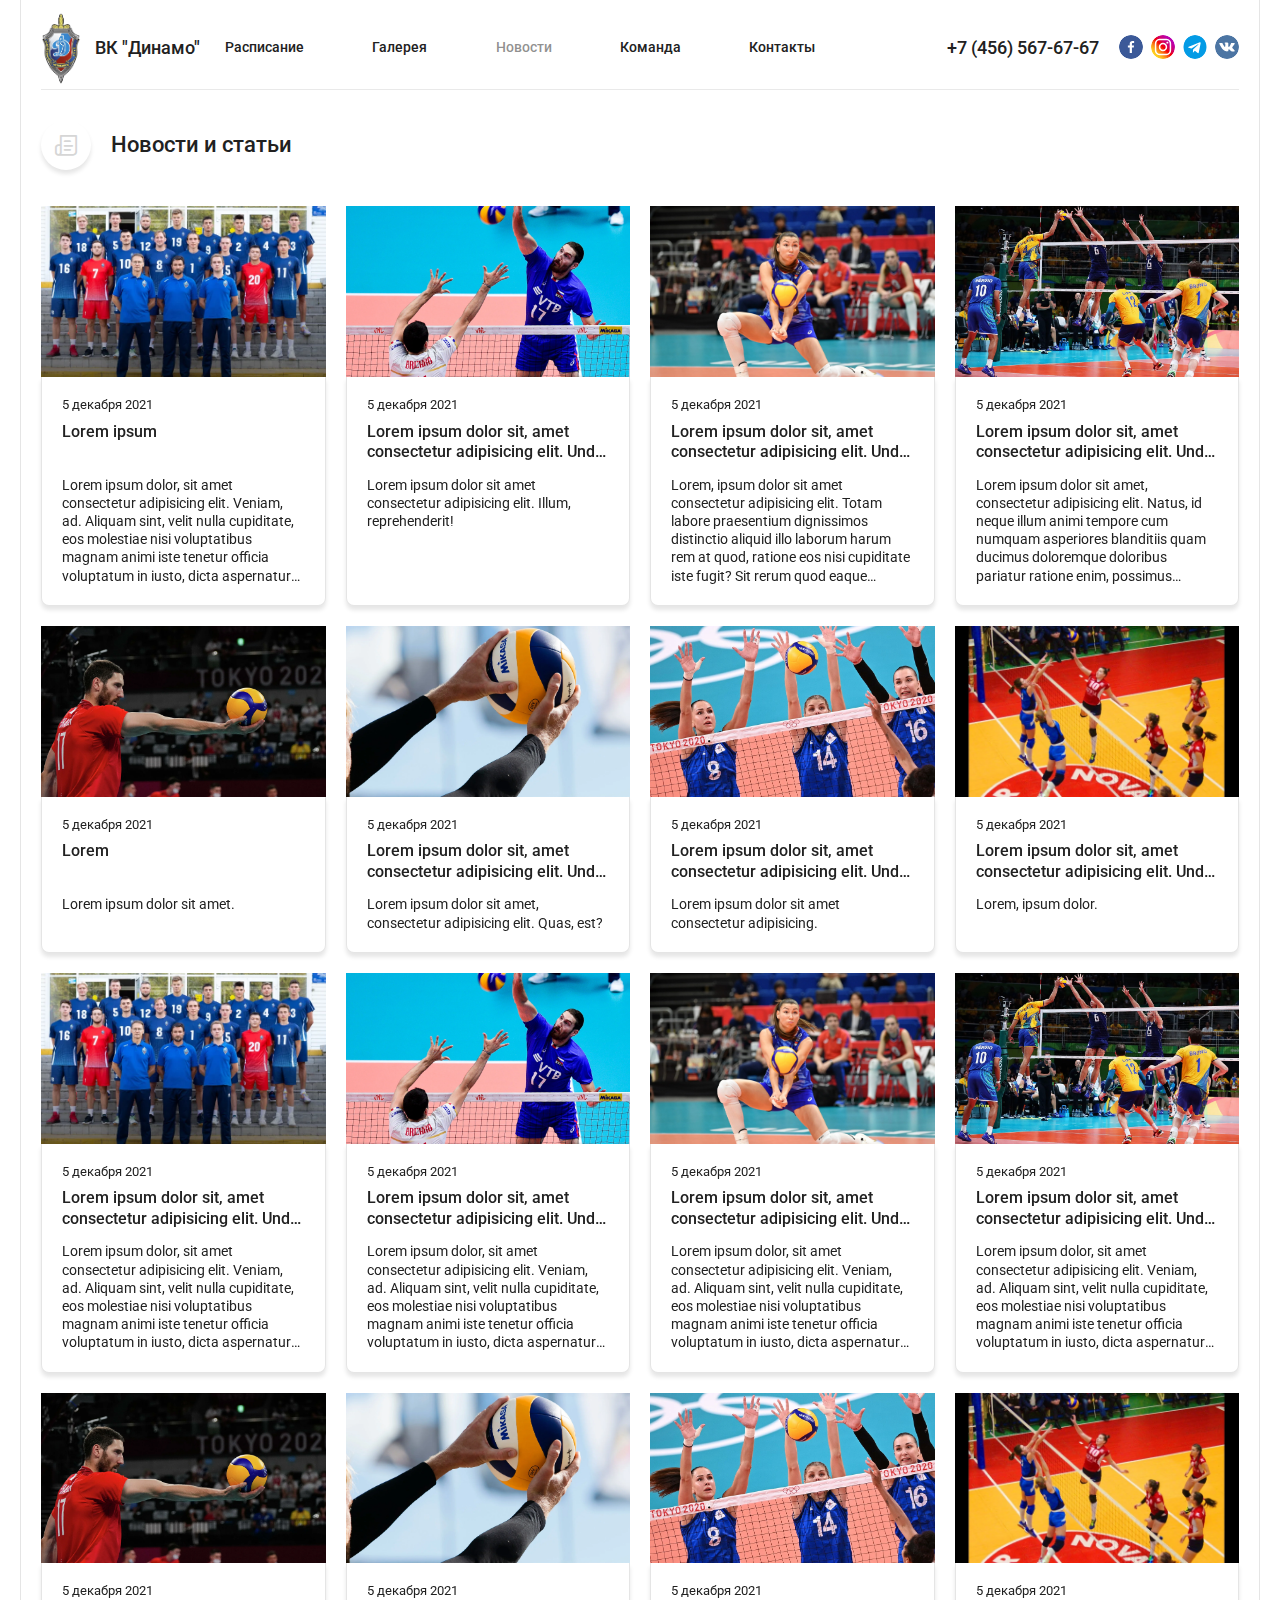
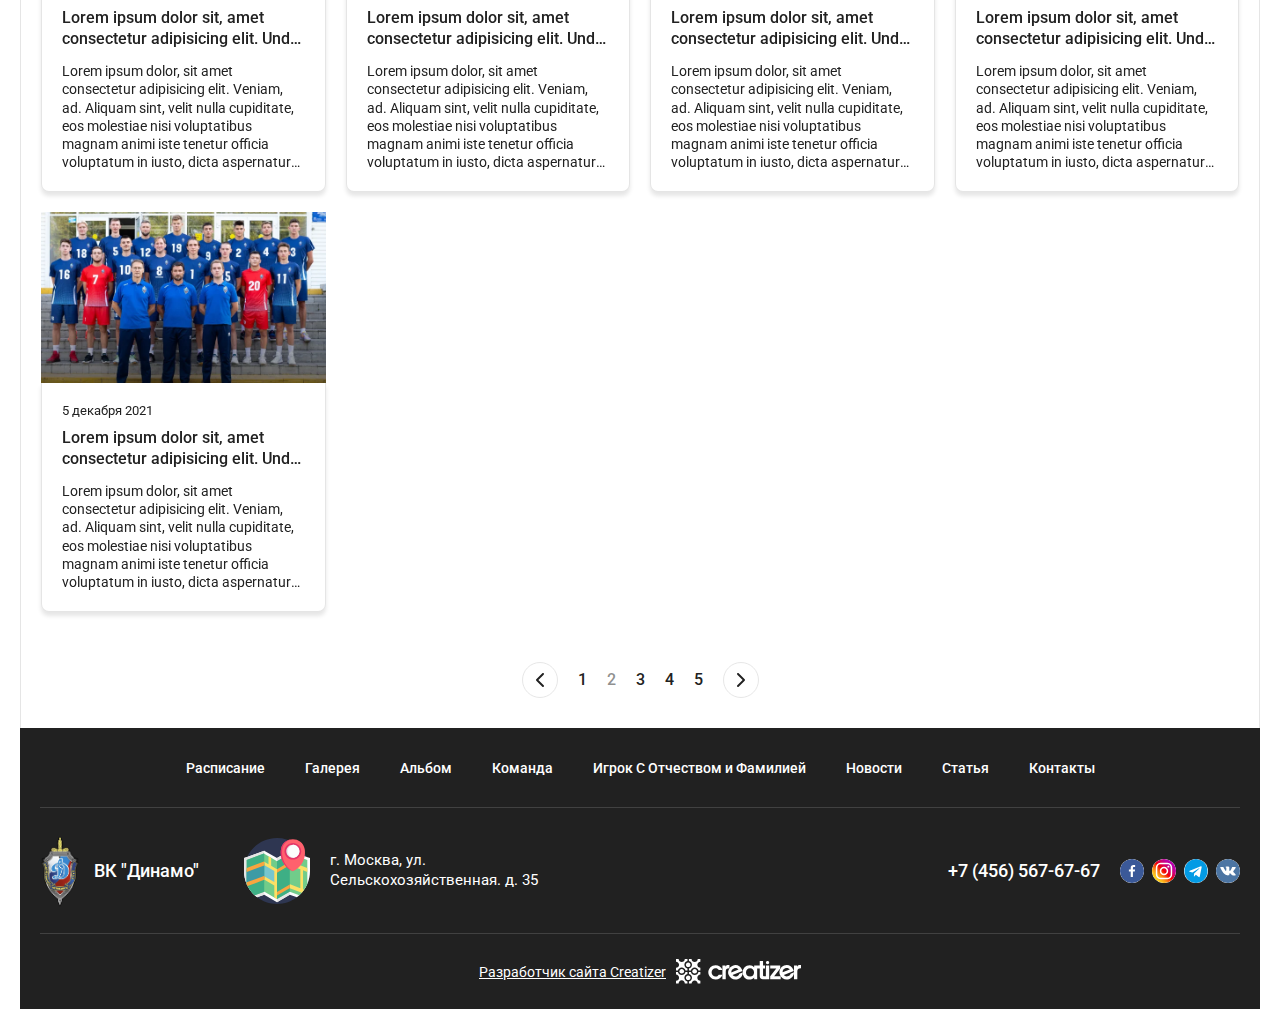
<file: news.html>
<!DOCTYPE html>
<html lang="ru">

<head>
	<meta charset="UTF-8">
	<meta http-equiv="X-UA-Compatible" content="IE=edge">
	<meta name="viewport" content="width=device-width, initial-scale=1.0">
	<meta name="description" content="">
	<meta name="keywords" content="">
	<link rel="apple-touch-icon" sizes="57x57" href="template/images/apple-icon-57x57.png">
	<link rel="apple-touch-icon" sizes="60x60" href="template/images/apple-icon-60x60.png">
	<link rel="apple-touch-icon" sizes="72x72" href="template/images/apple-icon-72x72.png">
	<link rel="apple-touch-icon" sizes="76x76" href="template/images/apple-icon-76x76.png">
	<link rel="apple-touch-icon" sizes="114x114" href="template/images/apple-icon-114x114.png">
	<link rel="apple-touch-icon" sizes="120x120" href="template/images/apple-icon-120x120.png">
	<link rel="apple-touch-icon" sizes="144x144" href="template/images/apple-icon-144x144.png">
	<link rel="apple-touch-icon" sizes="152x152" href="template/images/apple-icon-152x152.png">
	<link rel="apple-touch-icon" sizes="180x180" href="template/images/apple-icon-180x180.png">
	<link rel="icon" type="image/png" sizes="192x192" href="template/images/android-icon-192x192.png">
	<link rel="icon" type="image/png" sizes="32x32" href="template/images/favicon-32x32.png">
	<link rel="icon" type="image/png" sizes="96x96" href="template/images/favicon-96x96.png">
	<link rel="icon" type="image/png" sizes="16x16" href="template/images/favicon-16x16.png">
	<meta name="msapplication-TileColor" content="#ffffff">
	<meta name="msapplication-TileImage" content="template/images/ms-icon-144x144.png">
	<meta name="theme-color" content="#ffffff">
	<link rel="preconnect" href="https://fonts.googleapis.com">
	<link rel="preconnect" href="https://fonts.gstatic.com" crossorigin>
	<link href="https://fonts.googleapis.com/css2?family=Roboto:wght@400;500;700&display=swap" rel="stylesheet">
	<link rel="stylesheet" href="https://unpkg.com/swiper/swiper-bundle.min.css" />
	<link rel="stylesheet" href="https://cdn.jsdelivr.net/npm/@fancyapps/ui/dist/fancybox.css" />
	<link rel="stylesheet" href="template/styles/style.css">
	<title>Новости - ВК "Динамо"</title>
</head>

<body>
	<div class="wrapper">
		<header class="header">
			<div class="header__container container">
				<div class="header__body"> <a class="header__logo logo" href="index.html">
						<div class="logo__image"> <img src="template/images/logo.png" alt=""></div>
						<div class="logo__descriptor logo__descriptor--header">ВК "Динамо"</div>
					</a>
					<div class="header__mobile-group">
						<nav class="header__menu menu">
							<ul class="menu__list">
								<li class="menu__item"><a class="menu__link" href="schedule.html">Расписание</a></li>
								<li class="menu__item"><a class="menu__link" href="gallery.html">Галерея</a></li>
								<li class="menu__item"><a class="menu__link menu__link--active" href="news.html">Новости</a>
								</li>
								<li class="menu__item"><a class="menu__link" href="team.html">Команда</a></li>
								<li class="menu__item"><a class="menu__link" href="contacts.html">Контакты</a></li>
							</ul>
						</nav>
						<div class="header__contact contact">
							<div class="contact__body"><a class="contact__phone" href="tel:+74565676767">+7 (456) 567-67-67</a>
								<ul class="contact__socials socials socials--header">
									<li class="socials__item"> <a class="socials__link" href="https://www.facebook.com/"
											target="_blank"><img src="template/images/fb.svg" alt=""></a></li>
									<li class="socials__item"> <a class="socials__link" href="https://www.instagram.com/"
											target="_blank"><img src="template/images/in.svg" alt=""></a></li>
									<li class="socials__item"> <a class="socials__link" href="#" target="_blank"><img
												src="template/images/tg.svg" alt=""></a></li>
									<li class="socials__item"> <a class="socials__link" href="https://vk.com/"
											target="_blank"><img src="template/images/vk.svg" alt=""></a></li>
								</ul>
							</div>
						</div>
					</div><a class="header__phone" href="tel:+74565676767">
						<div class="header__phone-image"><img src="template/images/phone.svg" alt=""></div><span>+7 (456)
							567-67-67</span>
					</a>
					<div class="header__burger"></div>
				</div>
			</div>
		</header>
		<main class="main">
			<div class="news">
				<div class="news__container container">
					<div class="news__body">
						<div class="news__title title">
							<div class="title__icon _icon-news"></div>
							<div class="title__text">Новости и статьи</div>
						</div>
						<ul class="news__list">
							<li class="news__item piece"><a class="piece__link" href="article.html">
									<div class="piece__image"> <img src="template/images/img01.webp" alt=""></div>
									<div class="piece__body">
										<div class="piece__date">5 декабря 2021</div>
										<div class="piece__title">Lorem ipsum </div>
										<div class="piece__text">Lorem ipsum dolor, sit amet consectetur adipisicing elit. Veniam,
											ad. Aliquam sint, velit nulla cupiditate, eos molestiae nisi voluptatibus magnam animi
											iste tenetur officia voluptatum in iusto, dicta aspernatur eum.</div>
									</div>
								</a></li>
							<li class="news__item piece"><a class="piece__link" href="article.html">
									<div class="piece__image"> <img src="template/images/img02.webp" alt=""></div>
									<div class="piece__body">
										<div class="piece__date">5 декабря 2021</div>
										<div class="piece__title">Lorem ipsum dolor sit, amet consectetur adipisicing elit. Unde,
											repellat!</div>
										<div class="piece__text">Lorem ipsum dolor sit amet consectetur adipisicing elit. Illum,
											reprehenderit!</div>
									</div>
								</a></li>
							<li class="news__item piece"><a class="piece__link" href="article.html">
									<div class="piece__image"> <img src="template/images/img03.webp" alt=""></div>
									<div class="piece__body">
										<div class="piece__date">5 декабря 2021</div>
										<div class="piece__title">Lorem ipsum dolor sit, amet consectetur adipisicing elit. Unde,
											repellat!</div>
										<div class="piece__text">Lorem, ipsum dolor sit amet consectetur adipisicing elit. Totam
											labore praesentium dignissimos distinctio aliquid illo laborum harum rem at quod,
											ratione eos nisi cupiditate iste fugit? Sit rerum quod eaque dignissimos autem labore
											perspiciatis cum totam fuga fugit! Error unde quae magni fuga impedit soluta itaque
											velit, autem laudantium dolorum.</div>
									</div>
								</a></li>
							<li class="news__item piece"><a class="piece__link" href="article.html">
									<div class="piece__image"> <img src="template/images/img04.webp" alt=""></div>
									<div class="piece__body">
										<div class="piece__date">5 декабря 2021</div>
										<div class="piece__title">Lorem ipsum dolor sit, amet consectetur adipisicing elit. Unde,
											repellat!</div>
										<div class="piece__text">Lorem ipsum dolor sit amet, consectetur adipisicing elit. Natus,
											id neque illum animi tempore cum numquam asperiores blanditiis quam ducimus doloremque
											doloribus pariatur ratione enim, possimus tenetur optio. Eveniet, tempora odit?
											Distinctio sapiente ea amet cupiditate nobis, hic ducimus in at iure, voluptatum nam
											quae delectus repellendus molestias odio ipsam est dolorem nesciunt rem porro inventore
											impedit, earum error! Repellat quis facilis nisi perspiciatis, quidem iure amet. Sequi,
											expedita perspiciatis ipsum maiores debitis ex, necessitatibus itaque odio officia
											repellendus ducimus quaerat. Labore odio, quidem quisquam recusandae ea libero minima
											magnam dicta exercitationem alias dolor blanditiis aliquam tempore voluptate asperiores
											incidunt?</div>
									</div>
								</a></li>
							<li class="news__item piece"><a class="piece__link" href="article.html">
									<div class="piece__image"> <img src="template/images/img05.webp" alt=""></div>
									<div class="piece__body">
										<div class="piece__date">5 декабря 2021</div>
										<div class="piece__title">Lorem </div>
										<div class="piece__text">Lorem ipsum dolor sit amet.</div>
									</div>
								</a></li>
							<li class="news__item piece"><a class="piece__link" href="article.html">
									<div class="piece__image"> <img src="template/images/img06.webp" alt=""></div>
									<div class="piece__body">
										<div class="piece__date">5 декабря 2021</div>
										<div class="piece__title">Lorem ipsum dolor sit, amet consectetur adipisicing elit. Unde,
											repellat!</div>
										<div class="piece__text">Lorem ipsum dolor sit amet, consectetur adipisicing elit. Quas,
											est?</div>
									</div>
								</a></li>
							<li class="news__item piece"><a class="piece__link" href="article.html">
									<div class="piece__image"> <img src="template/images/img07.webp" alt=""></div>
									<div class="piece__body">
										<div class="piece__date">5 декабря 2021</div>
										<div class="piece__title">Lorem ipsum dolor sit, amet consectetur adipisicing elit. Unde,
											repellat!</div>
										<div class="piece__text">Lorem ipsum dolor sit amet consectetur adipisicing.</div>
									</div>
								</a></li>
							<li class="news__item piece"><a class="piece__link" href="article.html">
									<div class="piece__image"> <img src="template/images/img08.webp" alt=""></div>
									<div class="piece__body">
										<div class="piece__date">5 декабря 2021</div>
										<div class="piece__title">Lorem ipsum dolor sit, amet consectetur adipisicing elit. Unde,
											repellat!</div>
										<div class="piece__text">Lorem, ipsum dolor.</div>
									</div>
								</a></li>
							<li class="news__item piece"><a class="piece__link" href="article.html">
									<div class="piece__image"> <img src="template/images/img01.webp" alt=""></div>
									<div class="piece__body">
										<div class="piece__date">5 декабря 2021</div>
										<div class="piece__title">Lorem ipsum dolor sit, amet consectetur adipisicing elit. Unde,
											repellat!</div>
										<div class="piece__text">Lorem ipsum dolor, sit amet consectetur adipisicing elit. Veniam,
											ad. Aliquam sint, velit nulla cupiditate, eos molestiae nisi voluptatibus magnam animi
											iste tenetur officia voluptatum in iusto, dicta aspernatur eum.</div>
									</div>
								</a></li>
							<li class="news__item piece"><a class="piece__link" href="article.html">
									<div class="piece__image"> <img src="template/images/img02.webp" alt=""></div>
									<div class="piece__body">
										<div class="piece__date">5 декабря 2021</div>
										<div class="piece__title">Lorem ipsum dolor sit, amet consectetur adipisicing elit. Unde,
											repellat!</div>
										<div class="piece__text">Lorem ipsum dolor, sit amet consectetur adipisicing elit. Veniam,
											ad. Aliquam sint, velit nulla cupiditate, eos molestiae nisi voluptatibus magnam animi
											iste tenetur officia voluptatum in iusto, dicta aspernatur eum.</div>
									</div>
								</a></li>
							<li class="news__item piece"><a class="piece__link" href="article.html">
									<div class="piece__image"> <img src="template/images/img03.webp" alt=""></div>
									<div class="piece__body">
										<div class="piece__date">5 декабря 2021</div>
										<div class="piece__title">Lorem ipsum dolor sit, amet consectetur adipisicing elit. Unde,
											repellat!</div>
										<div class="piece__text">Lorem ipsum dolor, sit amet consectetur adipisicing elit. Veniam,
											ad. Aliquam sint, velit nulla cupiditate, eos molestiae nisi voluptatibus magnam animi
											iste tenetur officia voluptatum in iusto, dicta aspernatur eum.</div>
									</div>
								</a></li>
							<li class="news__item piece"><a class="piece__link" href="article.html">
									<div class="piece__image"> <img src="template/images/img04.webp" alt=""></div>
									<div class="piece__body">
										<div class="piece__date">5 декабря 2021</div>
										<div class="piece__title">Lorem ipsum dolor sit, amet consectetur adipisicing elit. Unde,
											repellat!</div>
										<div class="piece__text">Lorem ipsum dolor, sit amet consectetur adipisicing elit. Veniam,
											ad. Aliquam sint, velit nulla cupiditate, eos molestiae nisi voluptatibus magnam animi
											iste tenetur officia voluptatum in iusto, dicta aspernatur eum.</div>
									</div>
								</a></li>
							<li class="news__item piece"><a class="piece__link" href="article.html">
									<div class="piece__image"> <img src="template/images/img05.webp" alt=""></div>
									<div class="piece__body">
										<div class="piece__date">5 декабря 2021</div>
										<div class="piece__title">Lorem ipsum dolor sit, amet consectetur adipisicing elit. Unde,
											repellat!</div>
										<div class="piece__text">Lorem ipsum dolor, sit amet consectetur adipisicing elit. Veniam,
											ad. Aliquam sint, velit nulla cupiditate, eos molestiae nisi voluptatibus magnam animi
											iste tenetur officia voluptatum in iusto, dicta aspernatur eum.</div>
									</div>
								</a></li>
							<li class="news__item piece"><a class="piece__link" href="article.html">
									<div class="piece__image"> <img src="template/images/img06.webp" alt=""></div>
									<div class="piece__body">
										<div class="piece__date">5 декабря 2021</div>
										<div class="piece__title">Lorem ipsum dolor sit, amet consectetur adipisicing elit. Unde,
											repellat!</div>
										<div class="piece__text">Lorem ipsum dolor, sit amet consectetur adipisicing elit. Veniam,
											ad. Aliquam sint, velit nulla cupiditate, eos molestiae nisi voluptatibus magnam animi
											iste tenetur officia voluptatum in iusto, dicta aspernatur eum.</div>
									</div>
								</a></li>
							<li class="news__item piece"><a class="piece__link" href="article.html">
									<div class="piece__image"> <img src="template/images/img07.webp" alt=""></div>
									<div class="piece__body">
										<div class="piece__date">5 декабря 2021</div>
										<div class="piece__title">Lorem ipsum dolor sit, amet consectetur adipisicing elit. Unde,
											repellat!</div>
										<div class="piece__text">Lorem ipsum dolor, sit amet consectetur adipisicing elit. Veniam,
											ad. Aliquam sint, velit nulla cupiditate, eos molestiae nisi voluptatibus magnam animi
											iste tenetur officia voluptatum in iusto, dicta aspernatur eum.</div>
									</div>
								</a></li>
							<li class="news__item piece"><a class="piece__link" href="article.html">
									<div class="piece__image"> <img src="template/images/img08.webp" alt=""></div>
									<div class="piece__body">
										<div class="piece__date">5 декабря 2021</div>
										<div class="piece__title">Lorem ipsum dolor sit, amet consectetur adipisicing elit. Unde,
											repellat!</div>
										<div class="piece__text">Lorem ipsum dolor, sit amet consectetur adipisicing elit. Veniam,
											ad. Aliquam sint, velit nulla cupiditate, eos molestiae nisi voluptatibus magnam animi
											iste tenetur officia voluptatum in iusto, dicta aspernatur eum.</div>
									</div>
								</a></li>
							<li class="news__item piece"><a class="piece__link" href="article.html">
									<div class="piece__image"> <img src="template/images/img01.webp" alt=""></div>
									<div class="piece__body">
										<div class="piece__date">5 декабря 2021</div>
										<div class="piece__title">Lorem ipsum dolor sit, amet consectetur adipisicing elit. Unde,
											repellat!</div>
										<div class="piece__text">Lorem ipsum dolor, sit amet consectetur adipisicing elit. Veniam,
											ad. Aliquam sint, velit nulla cupiditate, eos molestiae nisi voluptatibus magnam animi
											iste tenetur officia voluptatum in iusto, dicta aspernatur eum.</div>
									</div>
								</a></li>
						</ul>
						<div class="news__pagination pagination">
							<div class="pagination__body"><a class="pagination__arrow pagination__arrow--back" href="#"></a>
								<div class="pagination__list"><a class="pagination__page" href="#">1</a><a
										class="pagination__page pagination__page--active" href="#">2</a><a
										class="pagination__page" href="#">3</a><a class="pagination__page" href="#">4</a><a
										class="pagination__page" href="#">5</a></div><a
									class="pagination__arrow pagination__arrow--next" href="#"></a>
							</div>
						</div>
					</div>
				</div>
			</div>
		</main>
		<footer class="footer">
			<div class="footer__container container">
				<div class="footer__body">
					<div class="footer__top">
						<ul class="footer__list">
							<li class="footer__item"><a class="footer__link" href="schedule.html">Расписание</a></li>
							<li class="footer__item"><a class="footer__link" href="gallery.html">Галерея</a></li>
							<li class="footer__item"><a class="footer__link" href="album.html">Альбом</a></li>
							<li class="footer__item"><a class="footer__link" href="team.html">Команда</a></li>
							<li class="footer__item"><a class="footer__link" href="player.html">Игрок С Отчеством и
									Фамилией</a></li>
							<li class="footer__item"><a class="footer__link" href="news.html">Новости</a></li>
							<li class="footer__item"><a class="footer__link" href="article.html">Статья</a></li>
							<li class="footer__item"><a class="footer__link" href="contacts.html">Контакты</a></li>
						</ul>
					</div>
					<div class="footer__bottom"> <a class="footer__logo logo" href="index.html">
							<div class="logo__image"> <img src="template/images/logo.png" alt=""></div>
							<div class="logo__descriptor logo__descriptor--footer">ВК "Динамо"</div>
						</a>
						<div class="footer__address"><a class="footer__map" href="contacts.html"><img
									src="template/images/map.svg" alt=""></a><a class="footer__address-link"
								href="contacts.html">г. Москва, ул. Сельскохозяйственная. д. 35</a></div>
						<div class="footer__contact contact">
							<div class="contact__body"><a class="contact__phone" href="tel:+74565676767">+7 (456) 567-67-67</a>
								<ul class="contact__socials socials">
									<li class="socials__item"> <a class="socials__link" href="https://www.facebook.com/"
											target="_blank" title="Facebook"><img src="template/images/fb.svg" alt=""></a></li>
									<li class="socials__item"> <a class="socials__link" href="https://www.instagram.com/"
											target="_blank" title="Instagram"><img src="template/images/in.svg" alt=""></a></li>
									<li class="socials__item"> <a class="socials__link" href="#" target="_blank"
											title="Telegram"><img src="template/images/tg.svg" alt=""></a></li>
									<li class="socials__item"> <a class="socials__link" href="https://vk.com/" target="_blank"
											title="Vk"><img src="template/images/vk.svg" alt=""></a></li>
								</ul>
							</div>
						</div>
					</div>
					<div class="footer__dev dev"><a class="dev__link" href="https://creatizer.pro/ru/" target="_blank">
							<div class="dev__text">Разработчик сайта Creatizer </div>
							<div class="dev__image"><img src="template/images/creatizer.svg" alt=""></div>
						</a></div>
				</div>
			</div>
		</footer>
	</div>
	<script src="https://cdn.jsdelivr.net/npm/@fancyapps/ui/dist/fancybox.umd.js"></script>
	<script src="https://unpkg.com/swiper/swiper-bundle.min.js"></script>
	<script src="template/scripts/index.js"> </script>
</body>

</html>
</file>
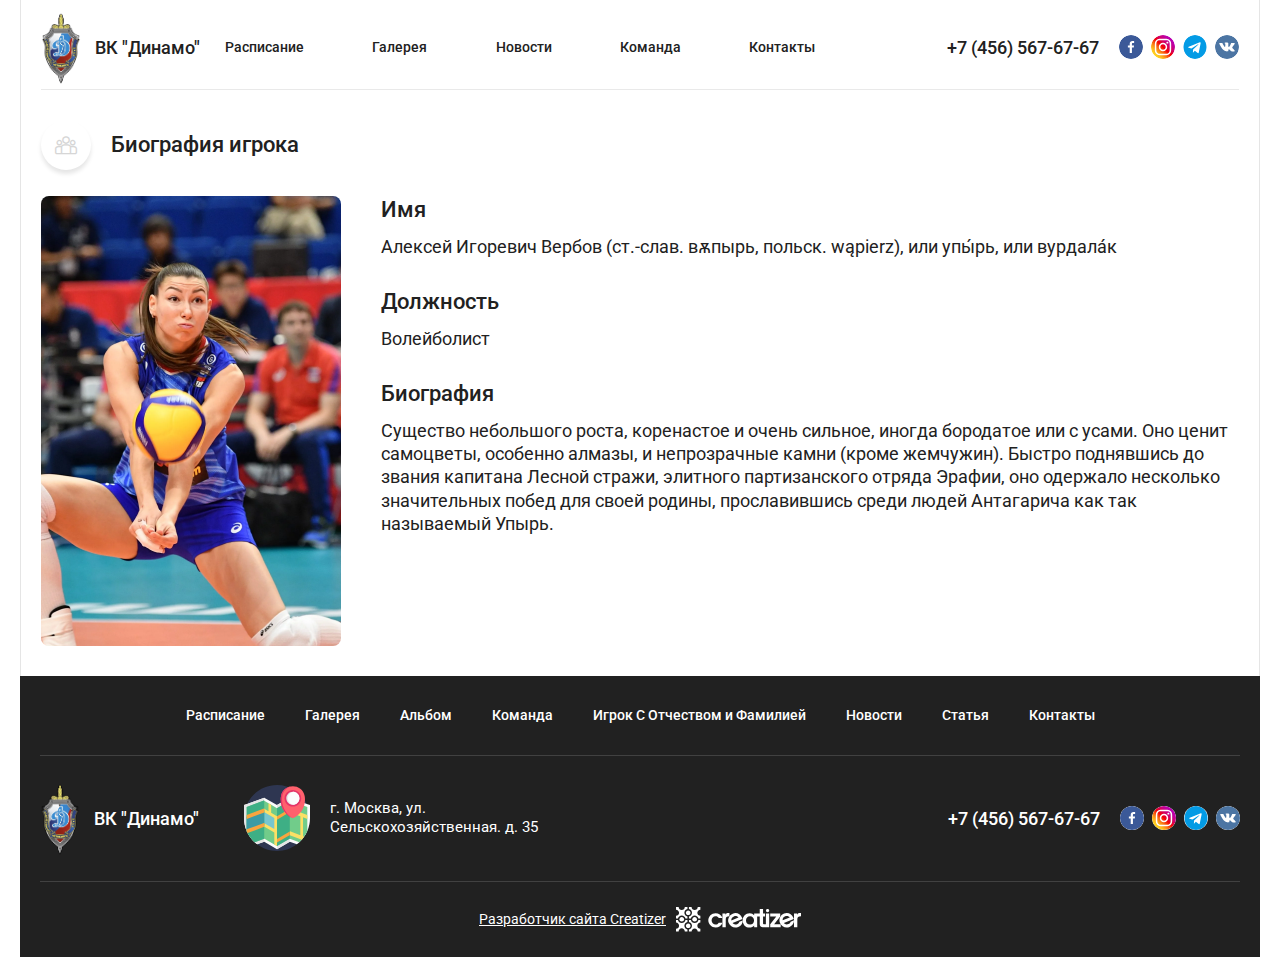
<file: player.html>
<!DOCTYPE html>
<html lang="ru">

<head>
	<meta charset="UTF-8">
	<meta http-equiv="X-UA-Compatible" content="IE=edge">
	<meta name="viewport" content="width=device-width, initial-scale=1.0">
	<meta name="description" content="">
	<meta name="keywords" content="">
	<link rel="apple-touch-icon" sizes="57x57" href="template/images/apple-icon-57x57.png">
	<link rel="apple-touch-icon" sizes="60x60" href="template/images/apple-icon-60x60.png">
	<link rel="apple-touch-icon" sizes="72x72" href="template/images/apple-icon-72x72.png">
	<link rel="apple-touch-icon" sizes="76x76" href="template/images/apple-icon-76x76.png">
	<link rel="apple-touch-icon" sizes="114x114" href="template/images/apple-icon-114x114.png">
	<link rel="apple-touch-icon" sizes="120x120" href="template/images/apple-icon-120x120.png">
	<link rel="apple-touch-icon" sizes="144x144" href="template/images/apple-icon-144x144.png">
	<link rel="apple-touch-icon" sizes="152x152" href="template/images/apple-icon-152x152.png">
	<link rel="apple-touch-icon" sizes="180x180" href="template/images/apple-icon-180x180.png">
	<link rel="icon" type="image/png" sizes="192x192" href="template/images/android-icon-192x192.png">
	<link rel="icon" type="image/png" sizes="32x32" href="template/images/favicon-32x32.png">
	<link rel="icon" type="image/png" sizes="96x96" href="template/images/favicon-96x96.png">
	<link rel="icon" type="image/png" sizes="16x16" href="template/images/favicon-16x16.png">
	<meta name="msapplication-TileColor" content="#ffffff">
	<meta name="msapplication-TileImage" content="template/images/ms-icon-144x144.png">
	<meta name="theme-color" content="#ffffff">
	<link rel="preconnect" href="https://fonts.googleapis.com">
	<link rel="preconnect" href="https://fonts.gstatic.com" crossorigin>
	<link href="https://fonts.googleapis.com/css2?family=Roboto:wght@400;500;700&display=swap" rel="stylesheet">
	<link rel="stylesheet" href="https://unpkg.com/swiper/swiper-bundle.min.css" />
	<link rel="stylesheet" href="https://cdn.jsdelivr.net/npm/@fancyapps/ui/dist/fancybox.css" />
	<link rel="stylesheet" href="template/styles/style.css">
	<title>Игрок - ВК "Динамо"</title>
</head>

<body>
	<div class="wrapper">
		<header class="header">
			<div class="header__container container">
				<div class="header__body"> <a class="header__logo logo" href="index.html">
						<div class="logo__image"> <img src="template/images/logo.png" alt=""></div>
						<div class="logo__descriptor logo__descriptor--header">ВК "Динамо"</div>
					</a>
					<div class="header__mobile-group">
						<nav class="header__menu menu">
							<ul class="menu__list">
								<li class="menu__item"><a class="menu__link" href="schedule.html">Расписание</a></li>
								<li class="menu__item"><a class="menu__link" href="gallery.html">Галерея</a></li>
								<li class="menu__item"><a class="menu__link" href="news.html">Новости</a></li>
								<li class="menu__item"><a class="menu__link" href="team.html">Команда</a></li>
								<li class="menu__item"><a class="menu__link" href="contacts.html">Контакты</a></li>
							</ul>
						</nav>
						<div class="header__contact contact">
							<div class="contact__body"><a class="contact__phone" href="tel:+74565676767">+7 (456) 567-67-67</a>
								<ul class="contact__socials socials socials--header">
									<li class="socials__item"> <a class="socials__link" href="https://www.facebook.com/"
											target="_blank"><img src="template/images/fb.svg" alt=""></a></li>
									<li class="socials__item"> <a class="socials__link" href="https://www.instagram.com/"
											target="_blank"><img src="template/images/in.svg" alt=""></a></li>
									<li class="socials__item"> <a class="socials__link" href="#" target="_blank"><img
												src="template/images/tg.svg" alt=""></a></li>
									<li class="socials__item"> <a class="socials__link" href="https://vk.com/"
											target="_blank"><img src="template/images/vk.svg" alt=""></a></li>
								</ul>
							</div>
						</div>
					</div><a class="header__phone" href="tel:+74565676767">
						<div class="header__phone-image"><img src="template/images/phone.svg" alt=""></div><span>+7 (456)
							567-67-67</span>
					</a>
					<div class="header__burger"></div>
				</div>
			</div>
		</header>
		<main class="main">
			<div class="dude">
				<div class="dude__container container">
					<div class="dude__body">
						<div class="dude__title title">
							<div class="title__icon _icon-players"></div>
							<div class="title__text">Биография игрока</div>
						</div>
						<div class="dude__content">
							<div class="dude__image"> <img src="template/images/img03.webp" alt=""></div>
							<div class="dude__info">
								<div class="dude__field">
									<div class="dude__caption">Имя</div>
									<div class="dude__text">Алексей Игоревич Вербов (ст.‑слав. вѫпырь, польск. wąpierz), или
										упы́рь, или вурдала́к</div>
								</div>
								<div class="dude__field">
									<div class="dude__caption">Должность</div>
									<div class="dude__text">Волейболист</div>
								</div>
								<div class="dude__field">
									<div class="dude__caption">Биография</div>
									<div class="dude__text">Существо небольшого роста, коренастое и очень сильное, иногда
										бородатое или с усами. Оно ценит самоцветы, особенно алмазы, и непрозрачные камни (кроме
										жемчужин). Быстро поднявшись до звания капитана Лесной стражи, элитного партизанского
										отряда Эрафии, оно одержало несколько значительных побед для своей родины, прославившись
										среди людей Антагарича как так называемый Упырь.</div>
								</div>
							</div>
						</div>
					</div>
				</div>
			</div>
		</main>
		<footer class="footer">
			<div class="footer__container container">
				<div class="footer__body">
					<div class="footer__top">
						<ul class="footer__list">
							<li class="footer__item"><a class="footer__link" href="schedule.html">Расписание</a></li>
							<li class="footer__item"><a class="footer__link" href="gallery.html">Галерея</a></li>
							<li class="footer__item"><a class="footer__link" href="album.html">Альбом</a></li>
							<li class="footer__item"><a class="footer__link" href="team.html">Команда</a></li>
							<li class="footer__item"><a class="footer__link" href="player.html">Игрок С Отчеством и
									Фамилией</a></li>
							<li class="footer__item"><a class="footer__link" href="news.html">Новости</a></li>
							<li class="footer__item"><a class="footer__link" href="article.html">Статья</a></li>
							<li class="footer__item"><a class="footer__link" href="contacts.html">Контакты</a></li>
						</ul>
					</div>
					<div class="footer__bottom"> <a class="footer__logo logo" href="index.html">
							<div class="logo__image"> <img src="template/images/logo.png" alt=""></div>
							<div class="logo__descriptor logo__descriptor--footer">ВК "Динамо"</div>
						</a>
						<div class="footer__address"><a class="footer__map" href="contacts.html"><img
									src="template/images/map.svg" alt=""></a><a class="footer__address-link"
								href="contacts.html">г. Москва, ул. Сельскохозяйственная. д. 35</a></div>
						<div class="footer__contact contact">
							<div class="contact__body"><a class="contact__phone" href="tel:+74565676767">+7 (456) 567-67-67</a>
								<ul class="contact__socials socials">
									<li class="socials__item"> <a class="socials__link" href="https://www.facebook.com/"
											target="_blank" title="Facebook"><img src="template/images/fb.svg" alt=""></a></li>
									<li class="socials__item"> <a class="socials__link" href="https://www.instagram.com/"
											target="_blank" title="Instagram"><img src="template/images/in.svg" alt=""></a></li>
									<li class="socials__item"> <a class="socials__link" href="#" target="_blank"
											title="Telegram"><img src="template/images/tg.svg" alt=""></a></li>
									<li class="socials__item"> <a class="socials__link" href="https://vk.com/" target="_blank"
											title="Vk"><img src="template/images/vk.svg" alt=""></a></li>
								</ul>
							</div>
						</div>
					</div>
					<div class="footer__dev dev"><a class="dev__link" href="https://creatizer.pro/ru/" target="_blank">
							<div class="dev__text">Разработчик сайта Creatizer </div>
							<div class="dev__image"><img src="template/images/creatizer.svg" alt=""></div>
						</a></div>
				</div>
			</div>
		</footer>
	</div>
	<script src="https://cdn.jsdelivr.net/npm/@fancyapps/ui/dist/fancybox.umd.js"></script>
	<script src="https://unpkg.com/swiper/swiper-bundle.min.js"></script>
	<script src="template/scripts/index.js"> </script>
</body>

</html>
</file>
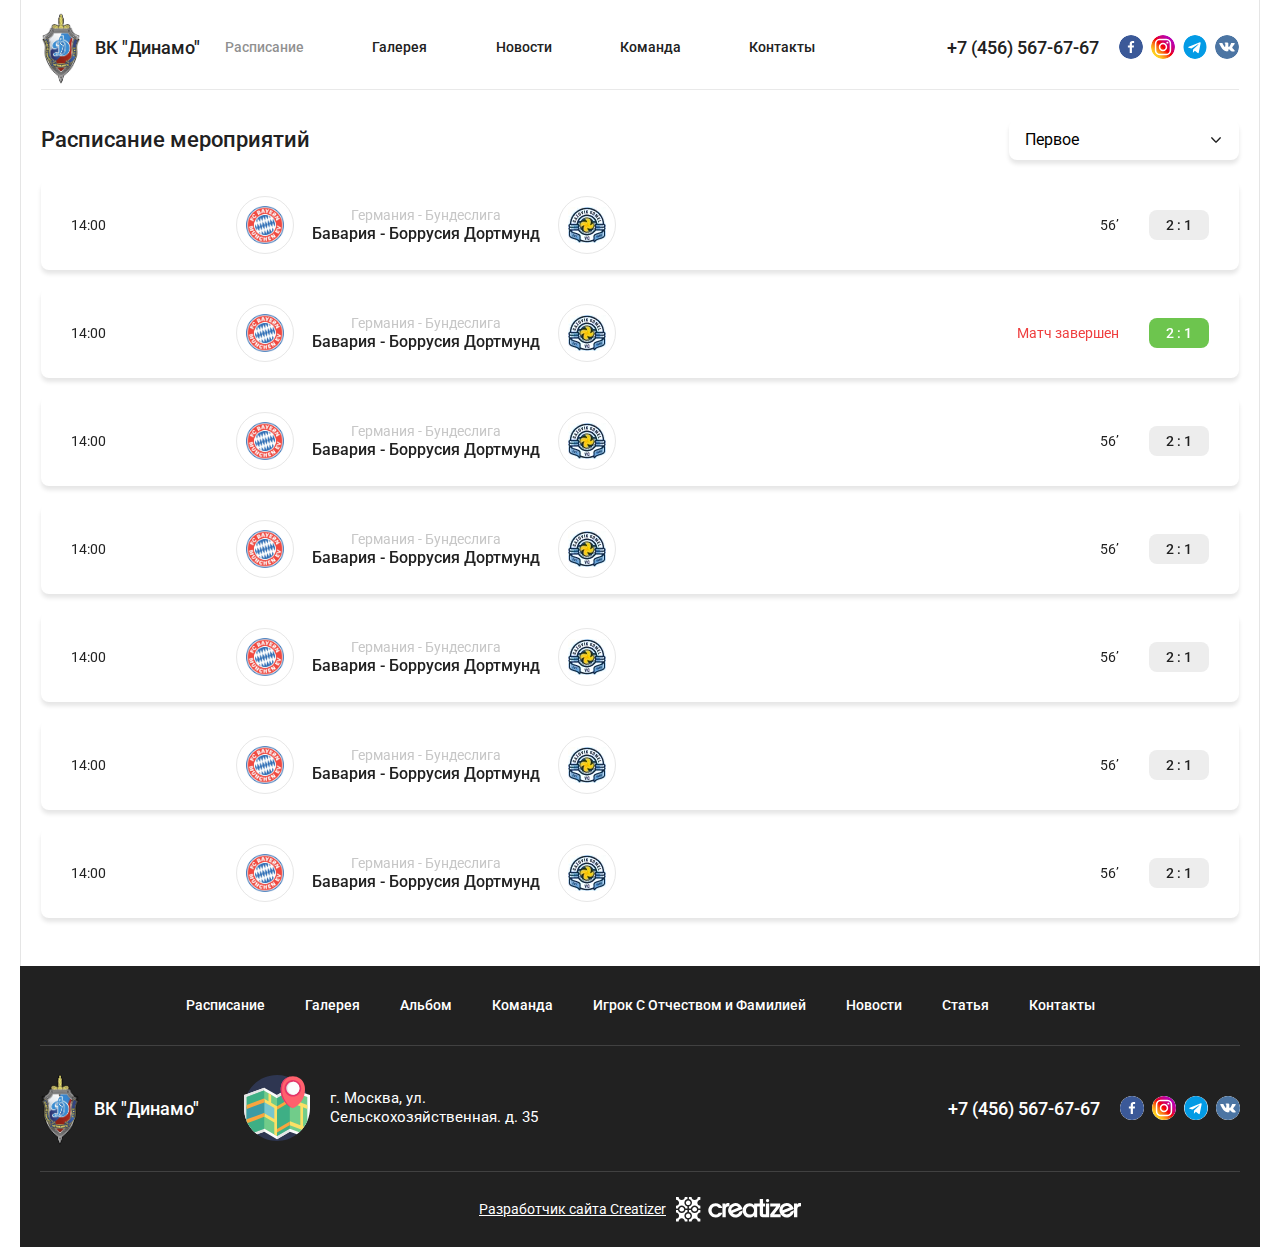
<file: schedule.html>
<!DOCTYPE html>
<html lang="ru">

<head>
	<meta charset="UTF-8">
	<meta http-equiv="X-UA-Compatible" content="IE=edge">
	<meta name="viewport" content="width=device-width, initial-scale=1.0">
	<meta name="description" content="">
	<meta name="keywords" content="">
	<link rel="apple-touch-icon" sizes="57x57" href="template/images/apple-icon-57x57.png">
	<link rel="apple-touch-icon" sizes="60x60" href="template/images/apple-icon-60x60.png">
	<link rel="apple-touch-icon" sizes="72x72" href="template/images/apple-icon-72x72.png">
	<link rel="apple-touch-icon" sizes="76x76" href="template/images/apple-icon-76x76.png">
	<link rel="apple-touch-icon" sizes="114x114" href="template/images/apple-icon-114x114.png">
	<link rel="apple-touch-icon" sizes="120x120" href="template/images/apple-icon-120x120.png">
	<link rel="apple-touch-icon" sizes="144x144" href="template/images/apple-icon-144x144.png">
	<link rel="apple-touch-icon" sizes="152x152" href="template/images/apple-icon-152x152.png">
	<link rel="apple-touch-icon" sizes="180x180" href="template/images/apple-icon-180x180.png">
	<link rel="icon" type="image/png" sizes="192x192" href="template/images/android-icon-192x192.png">
	<link rel="icon" type="image/png" sizes="32x32" href="template/images/favicon-32x32.png">
	<link rel="icon" type="image/png" sizes="96x96" href="template/images/favicon-96x96.png">
	<link rel="icon" type="image/png" sizes="16x16" href="template/images/favicon-16x16.png">
	<meta name="msapplication-TileColor" content="#ffffff">
	<meta name="msapplication-TileImage" content="template/images/ms-icon-144x144.png">
	<meta name="theme-color" content="#ffffff">
	<link rel="preconnect" href="https://fonts.googleapis.com">
	<link rel="preconnect" href="https://fonts.gstatic.com" crossorigin>
	<link href="https://fonts.googleapis.com/css2?family=Roboto:wght@400;500;700&display=swap" rel="stylesheet">
	<link rel="stylesheet" href="https://unpkg.com/swiper/swiper-bundle.min.css" />
	<link rel="stylesheet" href="https://cdn.jsdelivr.net/npm/@fancyapps/ui/dist/fancybox.css" />
	<link rel="stylesheet" href="template/styles/style.css">
	<title>Расписание - ВК "Динамо"</title>
</head>

<body>
	<div class="wrapper">
		<header class="header">
			<div class="header__container container">
				<div class="header__body"> <a class="header__logo logo" href="index.html">
						<div class="logo__image"> <img src="template/images/logo.png" alt=""></div>
						<div class="logo__descriptor logo__descriptor--header">ВК "Динамо"</div>
					</a>
					<div class="header__mobile-group">
						<nav class="header__menu menu">
							<ul class="menu__list">
								<li class="menu__item"><a class="menu__link menu__link--active"
										href="schedule.html">Расписание</a></li>
								<li class="menu__item"><a class="menu__link" href="gallery.html">Галерея</a></li>
								<li class="menu__item"><a class="menu__link" href="news.html">Новости</a></li>
								<li class="menu__item"><a class="menu__link" href="team.html">Команда</a></li>
								<li class="menu__item"><a class="menu__link" href="contacts.html">Контакты</a></li>
							</ul>
						</nav>
						<div class="header__contact contact">
							<div class="contact__body"><a class="contact__phone" href="tel:+74565676767">+7 (456) 567-67-67</a>
								<ul class="contact__socials socials socials--header">
									<li class="socials__item"> <a class="socials__link" href="https://www.facebook.com/"
											target="_blank"><img src="template/images/fb.svg" alt=""></a></li>
									<li class="socials__item"> <a class="socials__link" href="https://www.instagram.com/"
											target="_blank"><img src="template/images/in.svg" alt=""></a></li>
									<li class="socials__item"> <a class="socials__link" href="#" target="_blank"><img
												src="template/images/tg.svg" alt=""></a></li>
									<li class="socials__item"> <a class="socials__link" href="https://vk.com/"
											target="_blank"><img src="template/images/vk.svg" alt=""></a></li>
								</ul>
							</div>
						</div>
					</div><a class="header__phone" href="tel:+74565676767">
						<div class="header__phone-image"><img src="template/images/phone.svg" alt=""></div><span>+7 (456)
							567-67-67</span>
					</a>
					<div class="header__burger"></div>
				</div>
			</div>
		</header>
		<main class="main">
			<div class="schedule">
				<div class="schedule__container container">
					<div class="schedule__body">
						<div class="schedule__topbar">
							<div class="schedule__subtitle subtitle">Расписание мероприятий</div>
							<form class="schedule__form" action="#">
								<select class="schedule__select" id="schedule__select" name="schedule__select">
									<option value="val01">Первое</option>
									<option value="val02">Второе </option>
									<option value="val03">Третье</option>
								</select>
							</form>
						</div>
						<div class="schedule__rows"> <a class="schedule__row row" href="#">
								<div class="row__start">14:00</div>
								<div class="row__opposition">
									<div class="row__player"><img src="template/images/team-logo-1.webp" alt=""></div>
									<div class="row__event">
										<div class="row__tournament">Германия - Бундеслига</div>
										<div class="row__teams">Бавария - Боррусия Дортмунд</div>
									</div>
									<div class="row__player"><img src="template/images/team-logo-2.webp" alt=""></div>
								</div>
								<div class="row__status">
									<div class="row__time">56’</div>
									<div class="row__score">2 : 1</div>
								</div>
							</a><a class="schedule__row row" href="#">
								<div class="row__start">14:00</div>
								<div class="row__opposition">
									<div class="row__player"><img src="template/images/team-logo-1.webp" alt=""></div>
									<div class="row__event">
										<div class="row__tournament">Германия - Бундеслига</div>
										<div class="row__teams">Бавария - Боррусия Дортмунд</div>
									</div>
									<div class="row__player"><img src="template/images/team-logo-2.webp" alt=""></div>
								</div>
								<div class="row__status">
									<div class="row__time row__time--up">Матч завершен</div>
									<div class="row__score row__score--final">2 : 1</div>
								</div>
							</a><a class="schedule__row row" href="#">
								<div class="row__start">14:00</div>
								<div class="row__opposition">
									<div class="row__player"><img src="template/images/team-logo-1.webp" alt=""></div>
									<div class="row__event">
										<div class="row__tournament">Германия - Бундеслига</div>
										<div class="row__teams">Бавария - Боррусия Дортмунд</div>
									</div>
									<div class="row__player"><img src="template/images/team-logo-2.webp" alt=""></div>
								</div>
								<div class="row__status">
									<div class="row__time">56’</div>
									<div class="row__score">2 : 1</div>
								</div>
							</a><a class="schedule__row row" href="#">
								<div class="row__start">14:00</div>
								<div class="row__opposition">
									<div class="row__player"><img src="template/images/team-logo-1.webp" alt=""></div>
									<div class="row__event">
										<div class="row__tournament">Германия - Бундеслига</div>
										<div class="row__teams">Бавария - Боррусия Дортмунд</div>
									</div>
									<div class="row__player"><img src="template/images/team-logo-2.webp" alt=""></div>
								</div>
								<div class="row__status">
									<div class="row__time">56’</div>
									<div class="row__score">2 : 1</div>
								</div>
							</a><a class="schedule__row row" href="#">
								<div class="row__start">14:00</div>
								<div class="row__opposition">
									<div class="row__player"><img src="template/images/team-logo-1.webp" alt=""></div>
									<div class="row__event">
										<div class="row__tournament">Германия - Бундеслига</div>
										<div class="row__teams">Бавария - Боррусия Дортмунд</div>
									</div>
									<div class="row__player"><img src="template/images/team-logo-2.webp" alt=""></div>
								</div>
								<div class="row__status">
									<div class="row__time">56’</div>
									<div class="row__score">2 : 1</div>
								</div>
							</a><a class="schedule__row row" href="#">
								<div class="row__start">14:00</div>
								<div class="row__opposition">
									<div class="row__player"><img src="template/images/team-logo-1.webp" alt=""></div>
									<div class="row__event">
										<div class="row__tournament">Германия - Бундеслига</div>
										<div class="row__teams">Бавария - Боррусия Дортмунд</div>
									</div>
									<div class="row__player"><img src="template/images/team-logo-2.webp" alt=""></div>
								</div>
								<div class="row__status">
									<div class="row__time">56’</div>
									<div class="row__score">2 : 1</div>
								</div>
							</a><a class="schedule__row row" href="#">
								<div class="row__start">14:00</div>
								<div class="row__opposition">
									<div class="row__player"><img src="template/images/team-logo-1.webp" alt=""></div>
									<div class="row__event">
										<div class="row__tournament">Германия - Бундеслига</div>
										<div class="row__teams">Бавария - Боррусия Дортмунд</div>
									</div>
									<div class="row__player"><img src="template/images/team-logo-2.webp" alt=""></div>
								</div>
								<div class="row__status">
									<div class="row__time">56’</div>
									<div class="row__score">2 : 1</div>
								</div>
							</a></div>
					</div>
				</div>
			</div>
		</main>
		<footer class="footer">
			<div class="footer__container container">
				<div class="footer__body">
					<div class="footer__top">
						<ul class="footer__list">
							<li class="footer__item"><a class="footer__link" href="schedule.html">Расписание</a></li>
							<li class="footer__item"><a class="footer__link" href="gallery.html">Галерея</a></li>
							<li class="footer__item"><a class="footer__link" href="album.html">Альбом</a></li>
							<li class="footer__item"><a class="footer__link" href="team.html">Команда</a></li>
							<li class="footer__item"><a class="footer__link" href="player.html">Игрок С Отчеством и
									Фамилией</a></li>
							<li class="footer__item"><a class="footer__link" href="news.html">Новости</a></li>
							<li class="footer__item"><a class="footer__link" href="article.html">Статья</a></li>
							<li class="footer__item"><a class="footer__link" href="contacts.html">Контакты</a></li>
						</ul>
					</div>
					<div class="footer__bottom"> <a class="footer__logo logo" href="index.html">
							<div class="logo__image"> <img src="template/images/logo.png" alt=""></div>
							<div class="logo__descriptor logo__descriptor--footer">ВК "Динамо"</div>
						</a>
						<div class="footer__address"><a class="footer__map" href="contacts.html"><img
									src="template/images/map.svg" alt=""></a><a class="footer__address-link"
								href="contacts.html">г. Москва, ул. Сельскохозяйственная. д. 35</a></div>
						<div class="footer__contact contact">
							<div class="contact__body"><a class="contact__phone" href="tel:+74565676767">+7 (456) 567-67-67</a>
								<ul class="contact__socials socials">
									<li class="socials__item"> <a class="socials__link" href="https://www.facebook.com/"
											target="_blank" title="Facebook"><img src="template/images/fb.svg" alt=""></a></li>
									<li class="socials__item"> <a class="socials__link" href="https://www.instagram.com/"
											target="_blank" title="Instagram"><img src="template/images/in.svg" alt=""></a></li>
									<li class="socials__item"> <a class="socials__link" href="#" target="_blank"
											title="Telegram"><img src="template/images/tg.svg" alt=""></a></li>
									<li class="socials__item"> <a class="socials__link" href="https://vk.com/" target="_blank"
											title="Vk"><img src="template/images/vk.svg" alt=""></a></li>
								</ul>
							</div>
						</div>
					</div>
					<div class="footer__dev dev"><a class="dev__link" href="https://creatizer.pro/ru/" target="_blank">
							<div class="dev__text">Разработчик сайта Creatizer </div>
							<div class="dev__image"><img src="template/images/creatizer.svg" alt=""></div>
						</a></div>
				</div>
			</div>
		</footer>
	</div>
	<script src="https://cdn.jsdelivr.net/npm/@fancyapps/ui/dist/fancybox.umd.js"></script>
	<script src="https://unpkg.com/swiper/swiper-bundle.min.js"></script>
	<script src="template/scripts/index.js"> </script>
</body>

</html>
</file>
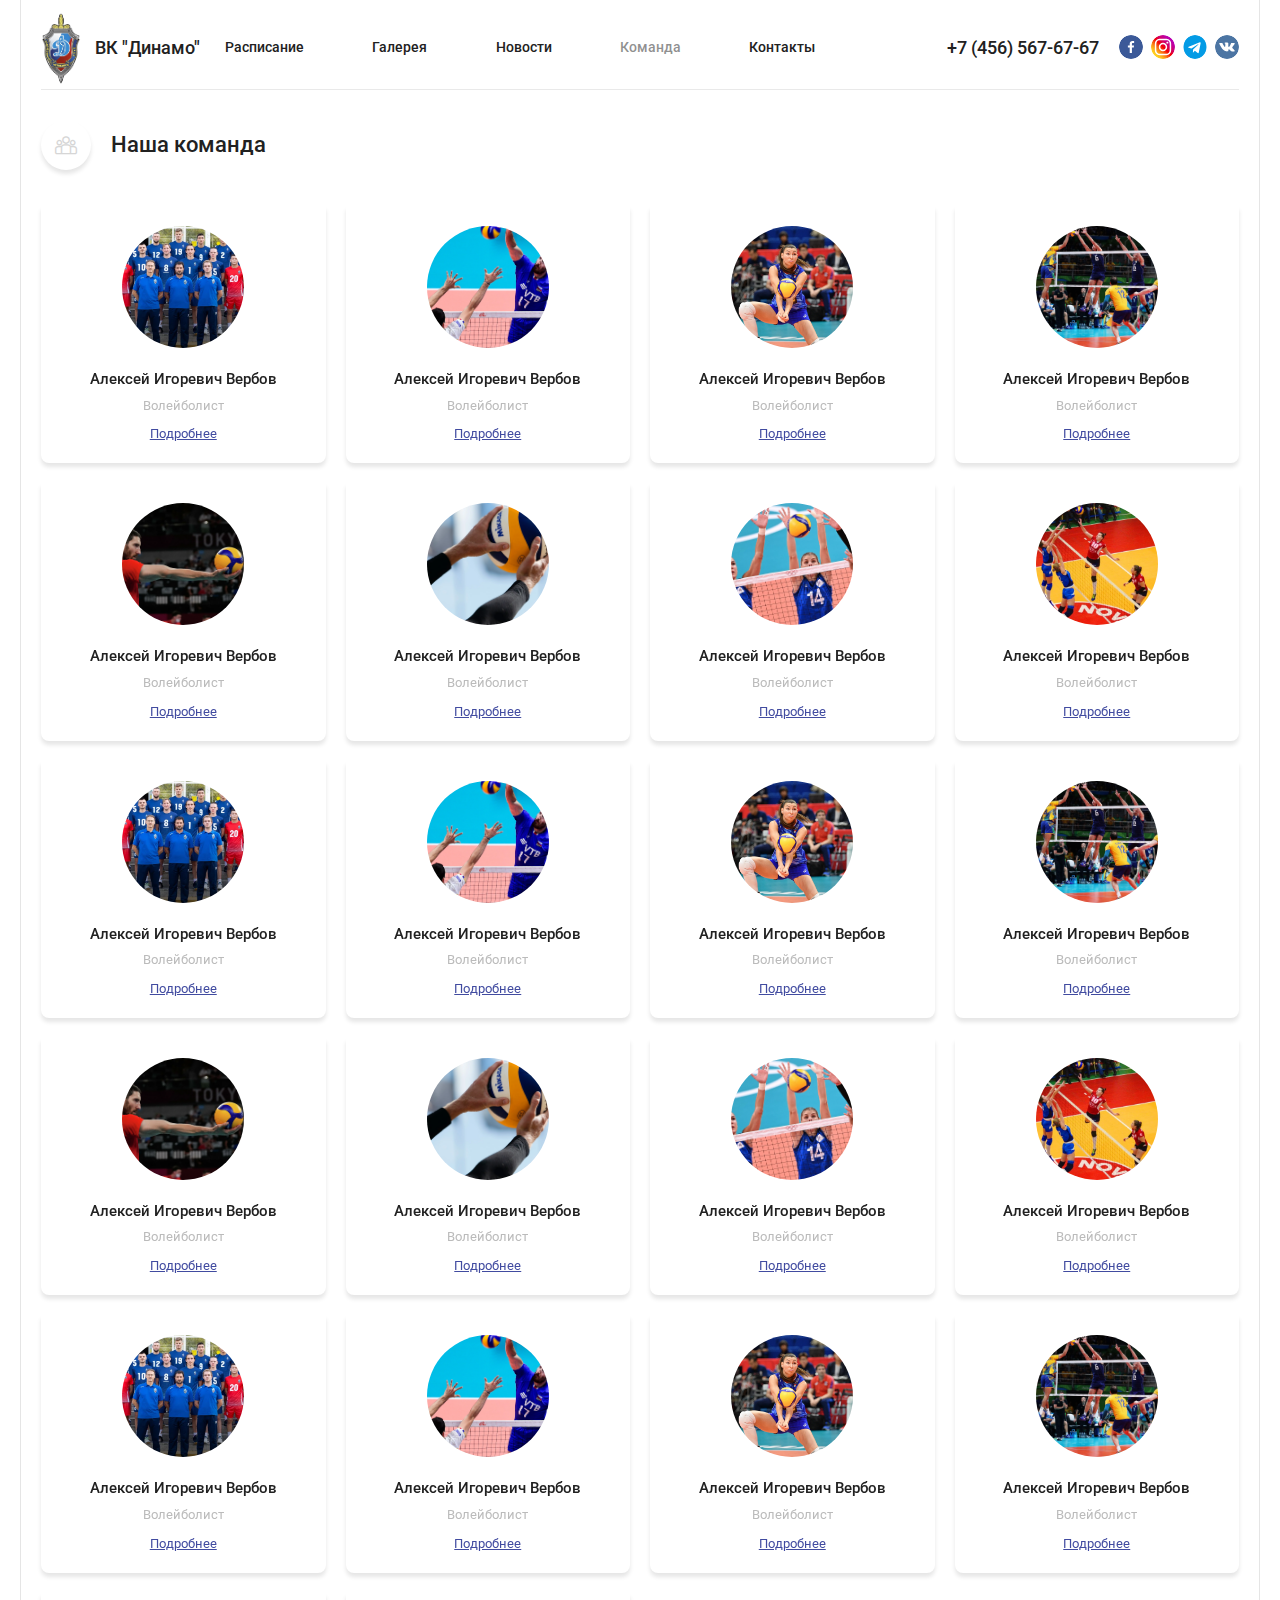
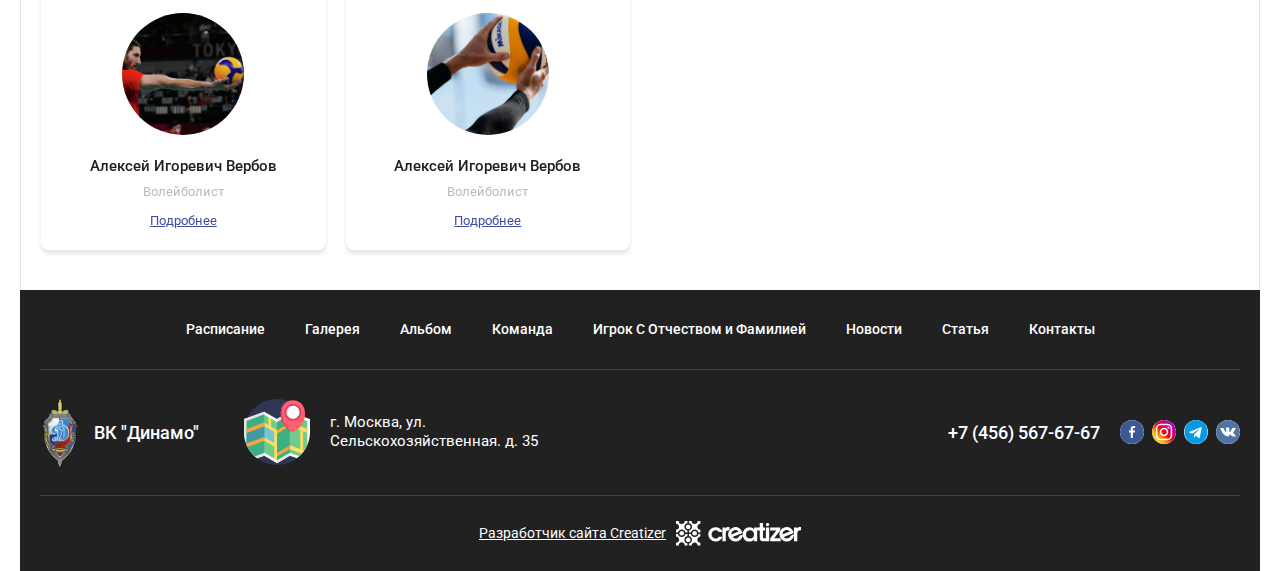
<file: team.html>
<!DOCTYPE html>
<html lang="ru">

<head>
	<meta charset="UTF-8">
	<meta http-equiv="X-UA-Compatible" content="IE=edge">
	<meta name="viewport" content="width=device-width, initial-scale=1.0">
	<meta name="description" content="">
	<meta name="keywords" content="">
	<link rel="apple-touch-icon" sizes="57x57" href="template/images/apple-icon-57x57.png">
	<link rel="apple-touch-icon" sizes="60x60" href="template/images/apple-icon-60x60.png">
	<link rel="apple-touch-icon" sizes="72x72" href="template/images/apple-icon-72x72.png">
	<link rel="apple-touch-icon" sizes="76x76" href="template/images/apple-icon-76x76.png">
	<link rel="apple-touch-icon" sizes="114x114" href="template/images/apple-icon-114x114.png">
	<link rel="apple-touch-icon" sizes="120x120" href="template/images/apple-icon-120x120.png">
	<link rel="apple-touch-icon" sizes="144x144" href="template/images/apple-icon-144x144.png">
	<link rel="apple-touch-icon" sizes="152x152" href="template/images/apple-icon-152x152.png">
	<link rel="apple-touch-icon" sizes="180x180" href="template/images/apple-icon-180x180.png">
	<link rel="icon" type="image/png" sizes="192x192" href="template/images/android-icon-192x192.png">
	<link rel="icon" type="image/png" sizes="32x32" href="template/images/favicon-32x32.png">
	<link rel="icon" type="image/png" sizes="96x96" href="template/images/favicon-96x96.png">
	<link rel="icon" type="image/png" sizes="16x16" href="template/images/favicon-16x16.png">
	<meta name="msapplication-TileColor" content="#ffffff">
	<meta name="msapplication-TileImage" content="template/images/ms-icon-144x144.png">
	<meta name="theme-color" content="#ffffff">
	<link rel="preconnect" href="https://fonts.googleapis.com">
	<link rel="preconnect" href="https://fonts.gstatic.com" crossorigin>
	<link href="https://fonts.googleapis.com/css2?family=Roboto:wght@400;500;700&display=swap" rel="stylesheet">
	<link rel="stylesheet" href="https://unpkg.com/swiper/swiper-bundle.min.css" />
	<link rel="stylesheet" href="https://cdn.jsdelivr.net/npm/@fancyapps/ui/dist/fancybox.css" />
	<link rel="stylesheet" href="template/styles/style.css">
	<title>Команда - ВК "Динамо"</title>
</head>

<body>
	<div class="wrapper">
		<header class="header">
			<div class="header__container container">
				<div class="header__body"> <a class="header__logo logo" href="index.html">
						<div class="logo__image"> <img src="template/images/logo.png" alt=""></div>
						<div class="logo__descriptor logo__descriptor--header">ВК "Динамо"</div>
					</a>
					<div class="header__mobile-group">
						<nav class="header__menu menu">
							<ul class="menu__list">
								<li class="menu__item"><a class="menu__link" href="schedule.html">Расписание</a></li>
								<li class="menu__item"><a class="menu__link" href="gallery.html">Галерея</a></li>
								<li class="menu__item"><a class="menu__link" href="news.html">Новости</a></li>
								<li class="menu__item"><a class="menu__link menu__link--active" href="team.html">Команда</a>
								</li>
								<li class="menu__item"><a class="menu__link" href="contacts.html">Контакты</a></li>
							</ul>
						</nav>
						<div class="header__contact contact">
							<div class="contact__body"><a class="contact__phone" href="tel:+74565676767">+7 (456) 567-67-67</a>
								<ul class="contact__socials socials socials--header">
									<li class="socials__item"> <a class="socials__link" href="https://www.facebook.com/"
											target="_blank"><img src="template/images/fb.svg" alt=""></a></li>
									<li class="socials__item"> <a class="socials__link" href="https://www.instagram.com/"
											target="_blank"><img src="template/images/in.svg" alt=""></a></li>
									<li class="socials__item"> <a class="socials__link" href="#" target="_blank"><img
												src="template/images/tg.svg" alt=""></a></li>
									<li class="socials__item"> <a class="socials__link" href="https://vk.com/"
											target="_blank"><img src="template/images/vk.svg" alt=""></a></li>
								</ul>
							</div>
						</div>
					</div><a class="header__phone" href="tel:+74565676767">
						<div class="header__phone-image"><img src="template/images/phone.svg" alt=""></div><span>+7 (456)
							567-67-67</span>
					</a>
					<div class="header__burger"></div>
				</div>
			</div>
		</header>
		<main class="main">
			<div class="team">
				<div class="team__container container">
					<div class="team__body">
						<div class="team__title title">
							<div class="title__icon _icon-players"></div>
							<div class="title__text">Наша команда</div>
						</div>
						<ul class="team__list">
							<li class="team__item guy"><a class="guy__link" href="player.html">
									<div class="guy__image"> <img src="template/images/img01.webp" alt=""></div>
									<div class="guy__name">Алексей Игоревич Вербов</div>
									<div class="guy__position">Волейболист</div>
									<div class="guy__more link">Подробнее</div>
								</a></li>
							<li class="team__item guy"><a class="guy__link" href="player.html">
									<div class="guy__image"> <img src="template/images/img02.webp" alt=""></div>
									<div class="guy__name">Алексей Игоревич Вербов</div>
									<div class="guy__position">Волейболист</div>
									<div class="guy__more link">Подробнее</div>
								</a></li>
							<li class="team__item guy"><a class="guy__link" href="player.html">
									<div class="guy__image"> <img src="template/images/img03.webp" alt=""></div>
									<div class="guy__name">Алексей Игоревич Вербов</div>
									<div class="guy__position">Волейболист</div>
									<div class="guy__more link">Подробнее</div>
								</a></li>
							<li class="team__item guy"><a class="guy__link" href="player.html">
									<div class="guy__image"> <img src="template/images/img04.webp" alt=""></div>
									<div class="guy__name">Алексей Игоревич Вербов</div>
									<div class="guy__position">Волейболист</div>
									<div class="guy__more link">Подробнее</div>
								</a></li>
							<li class="team__item guy"><a class="guy__link" href="player.html">
									<div class="guy__image"> <img src="template/images/img05.webp" alt=""></div>
									<div class="guy__name">Алексей Игоревич Вербов</div>
									<div class="guy__position">Волейболист</div>
									<div class="guy__more link">Подробнее</div>
								</a></li>
							<li class="team__item guy"><a class="guy__link" href="player.html">
									<div class="guy__image"> <img src="template/images/img06.webp" alt=""></div>
									<div class="guy__name">Алексей Игоревич Вербов</div>
									<div class="guy__position">Волейболист</div>
									<div class="guy__more link">Подробнее</div>
								</a></li>
							<li class="team__item guy"><a class="guy__link" href="player.html">
									<div class="guy__image"> <img src="template/images/img07.webp" alt=""></div>
									<div class="guy__name">Алексей Игоревич Вербов</div>
									<div class="guy__position">Волейболист</div>
									<div class="guy__more link">Подробнее</div>
								</a></li>
							<li class="team__item guy"><a class="guy__link" href="player.html">
									<div class="guy__image"> <img src="template/images/img08.webp" alt=""></div>
									<div class="guy__name">Алексей Игоревич Вербов</div>
									<div class="guy__position">Волейболист</div>
									<div class="guy__more link">Подробнее</div>
								</a></li>
							<li class="team__item guy"><a class="guy__link" href="player.html">
									<div class="guy__image"> <img src="template/images/img01.webp" alt=""></div>
									<div class="guy__name">Алексей Игоревич Вербов</div>
									<div class="guy__position">Волейболист</div>
									<div class="guy__more link">Подробнее</div>
								</a></li>
							<li class="team__item guy"><a class="guy__link" href="player.html">
									<div class="guy__image"> <img src="template/images/img02.webp" alt=""></div>
									<div class="guy__name">Алексей Игоревич Вербов</div>
									<div class="guy__position">Волейболист</div>
									<div class="guy__more link">Подробнее</div>
								</a></li>
							<li class="team__item guy"><a class="guy__link" href="player.html">
									<div class="guy__image"> <img src="template/images/img03.webp" alt=""></div>
									<div class="guy__name">Алексей Игоревич Вербов</div>
									<div class="guy__position">Волейболист</div>
									<div class="guy__more link">Подробнее</div>
								</a></li>
							<li class="team__item guy"><a class="guy__link" href="player.html">
									<div class="guy__image"> <img src="template/images/img04.webp" alt=""></div>
									<div class="guy__name">Алексей Игоревич Вербов</div>
									<div class="guy__position">Волейболист</div>
									<div class="guy__more link">Подробнее</div>
								</a></li>
							<li class="team__item guy"><a class="guy__link" href="player.html">
									<div class="guy__image"> <img src="template/images/img05.webp" alt=""></div>
									<div class="guy__name">Алексей Игоревич Вербов</div>
									<div class="guy__position">Волейболист</div>
									<div class="guy__more link">Подробнее</div>
								</a></li>
							<li class="team__item guy"><a class="guy__link" href="player.html">
									<div class="guy__image"> <img src="template/images/img06.webp" alt=""></div>
									<div class="guy__name">Алексей Игоревич Вербов</div>
									<div class="guy__position">Волейболист</div>
									<div class="guy__more link">Подробнее</div>
								</a></li>
							<li class="team__item guy"><a class="guy__link" href="player.html">
									<div class="guy__image"> <img src="template/images/img07.webp" alt=""></div>
									<div class="guy__name">Алексей Игоревич Вербов</div>
									<div class="guy__position">Волейболист</div>
									<div class="guy__more link">Подробнее</div>
								</a></li>
							<li class="team__item guy"><a class="guy__link" href="player.html">
									<div class="guy__image"> <img src="template/images/img08.webp" alt=""></div>
									<div class="guy__name">Алексей Игоревич Вербов</div>
									<div class="guy__position">Волейболист</div>
									<div class="guy__more link">Подробнее</div>
								</a></li>
							<li class="team__item guy"><a class="guy__link" href="player.html">
									<div class="guy__image"> <img src="template/images/img01.webp" alt=""></div>
									<div class="guy__name">Алексей Игоревич Вербов</div>
									<div class="guy__position">Волейболист</div>
									<div class="guy__more link">Подробнее</div>
								</a></li>
							<li class="team__item guy"><a class="guy__link" href="player.html">
									<div class="guy__image"> <img src="template/images/img02.webp" alt=""></div>
									<div class="guy__name">Алексей Игоревич Вербов</div>
									<div class="guy__position">Волейболист</div>
									<div class="guy__more link">Подробнее</div>
								</a></li>
							<li class="team__item guy"><a class="guy__link" href="player.html">
									<div class="guy__image"> <img src="template/images/img03.webp" alt=""></div>
									<div class="guy__name">Алексей Игоревич Вербов</div>
									<div class="guy__position">Волейболист</div>
									<div class="guy__more link">Подробнее</div>
								</a></li>
							<li class="team__item guy"><a class="guy__link" href="player.html">
									<div class="guy__image"> <img src="template/images/img04.webp" alt=""></div>
									<div class="guy__name">Алексей Игоревич Вербов</div>
									<div class="guy__position">Волейболист</div>
									<div class="guy__more link">Подробнее</div>
								</a></li>
							<li class="team__item guy"><a class="guy__link" href="player.html">
									<div class="guy__image"> <img src="template/images/img05.webp" alt=""></div>
									<div class="guy__name">Алексей Игоревич Вербов</div>
									<div class="guy__position">Волейболист</div>
									<div class="guy__more link">Подробнее</div>
								</a></li>
							<li class="team__item guy"><a class="guy__link" href="player.html">
									<div class="guy__image"> <img src="template/images/img06.webp" alt=""></div>
									<div class="guy__name">Алексей Игоревич Вербов</div>
									<div class="guy__position">Волейболист</div>
									<div class="guy__more link">Подробнее</div>
								</a></li>
						</ul>
					</div>
				</div>
			</div>
		</main>
		<footer class="footer">
			<div class="footer__container container">
				<div class="footer__body">
					<div class="footer__top">
						<ul class="footer__list">
							<li class="footer__item"><a class="footer__link" href="schedule.html">Расписание</a></li>
							<li class="footer__item"><a class="footer__link" href="gallery.html">Галерея</a></li>
							<li class="footer__item"><a class="footer__link" href="album.html">Альбом</a></li>
							<li class="footer__item"><a class="footer__link" href="team.html">Команда</a></li>
							<li class="footer__item"><a class="footer__link" href="player.html">Игрок С Отчеством и
									Фамилией</a></li>
							<li class="footer__item"><a class="footer__link" href="news.html">Новости</a></li>
							<li class="footer__item"><a class="footer__link" href="article.html">Статья</a></li>
							<li class="footer__item"><a class="footer__link" href="contacts.html">Контакты</a></li>
						</ul>
					</div>
					<div class="footer__bottom"> <a class="footer__logo logo" href="index.html">
							<div class="logo__image"> <img src="template/images/logo.png" alt=""></div>
							<div class="logo__descriptor logo__descriptor--footer">ВК "Динамо"</div>
						</a>
						<div class="footer__address"><a class="footer__map" href="contacts.html"><img
									src="template/images/map.svg" alt=""></a><a class="footer__address-link"
								href="contacts.html">г. Москва, ул. Сельскохозяйственная. д. 35</a></div>
						<div class="footer__contact contact">
							<div class="contact__body"><a class="contact__phone" href="tel:+74565676767">+7 (456) 567-67-67</a>
								<ul class="contact__socials socials">
									<li class="socials__item"> <a class="socials__link" href="https://www.facebook.com/"
											target="_blank" title="Facebook"><img src="template/images/fb.svg" alt=""></a></li>
									<li class="socials__item"> <a class="socials__link" href="https://www.instagram.com/"
											target="_blank" title="Instagram"><img src="template/images/in.svg" alt=""></a></li>
									<li class="socials__item"> <a class="socials__link" href="#" target="_blank"
											title="Telegram"><img src="template/images/tg.svg" alt=""></a></li>
									<li class="socials__item"> <a class="socials__link" href="https://vk.com/" target="_blank"
											title="Vk"><img src="template/images/vk.svg" alt=""></a></li>
								</ul>
							</div>
						</div>
					</div>
					<div class="footer__dev dev"><a class="dev__link" href="https://creatizer.pro/ru/" target="_blank">
							<div class="dev__text">Разработчик сайта Creatizer </div>
							<div class="dev__image"><img src="template/images/creatizer.svg" alt=""></div>
						</a></div>
				</div>
			</div>
		</footer>
	</div>
	<script src="https://cdn.jsdelivr.net/npm/@fancyapps/ui/dist/fancybox.umd.js"></script>
	<script src="https://unpkg.com/swiper/swiper-bundle.min.js"></script>
	<script src="template/scripts/index.js"> </script>
</body>

</html>
</file>
